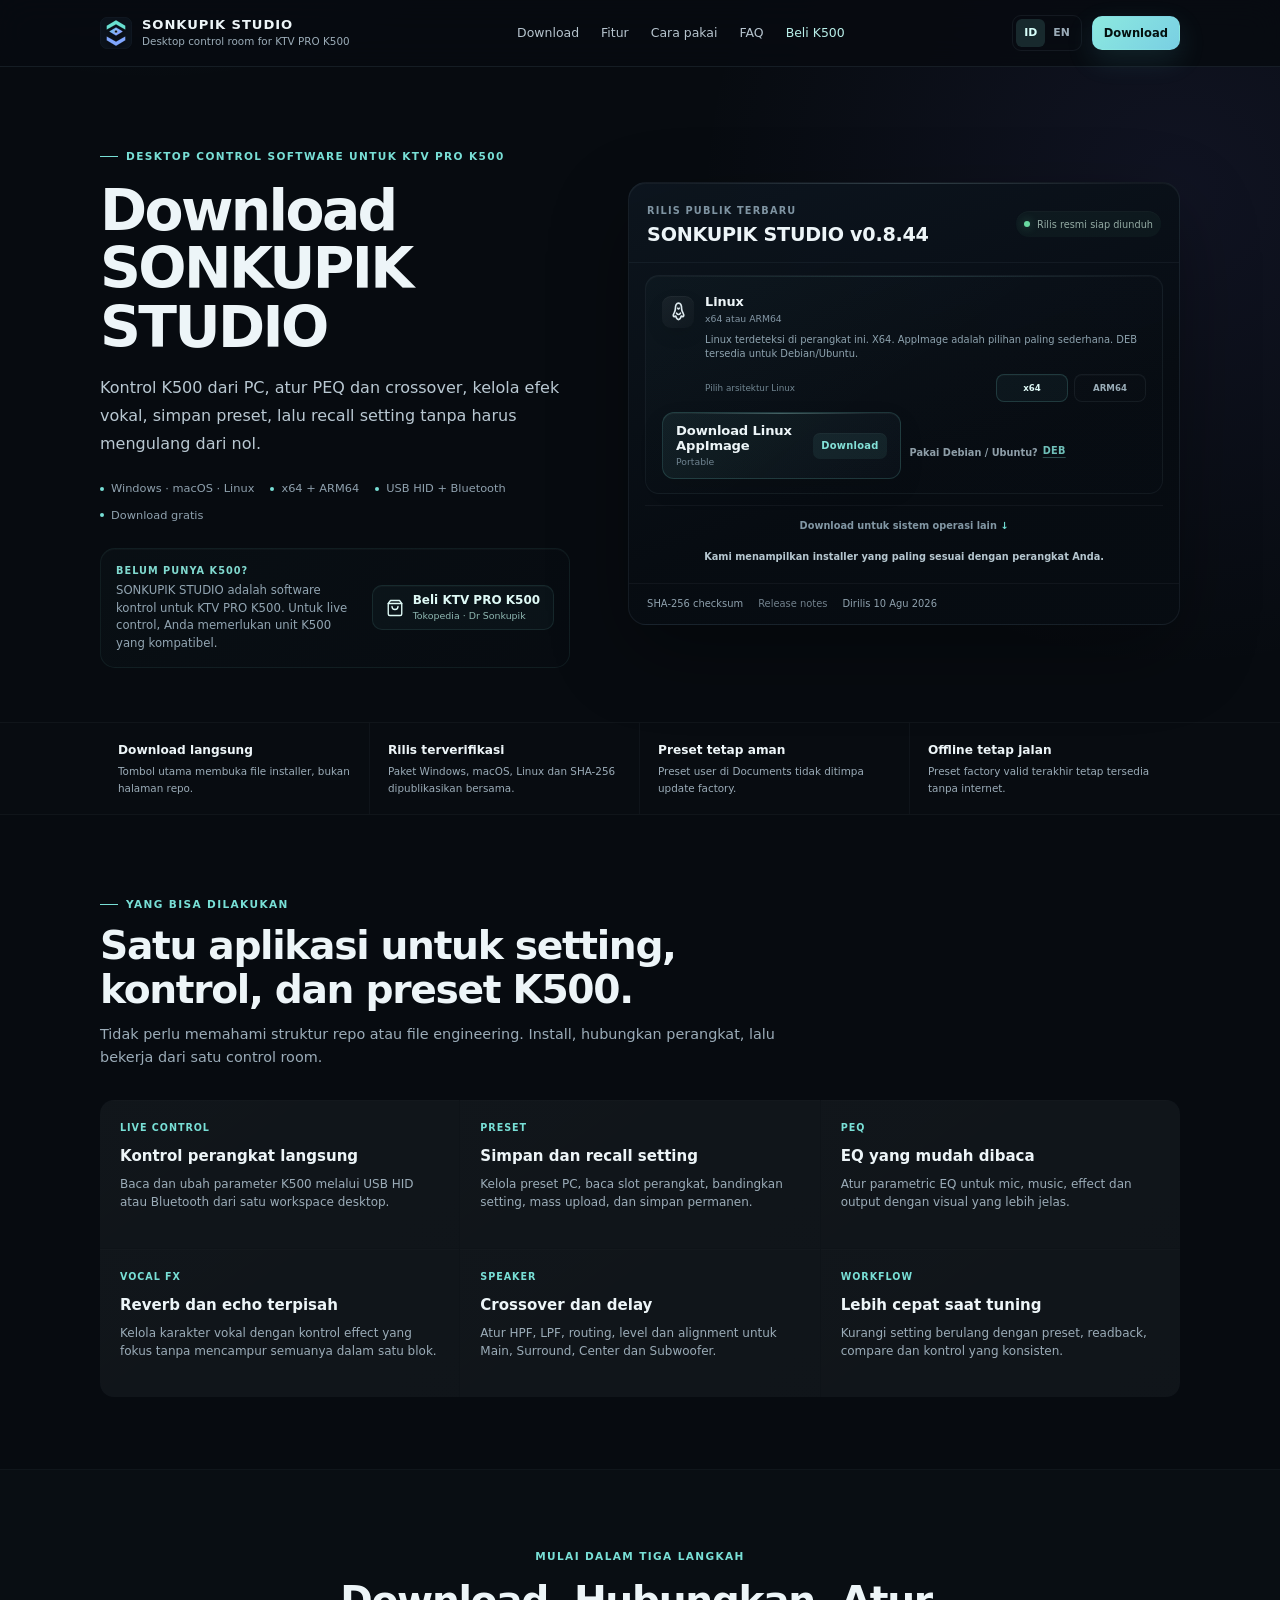
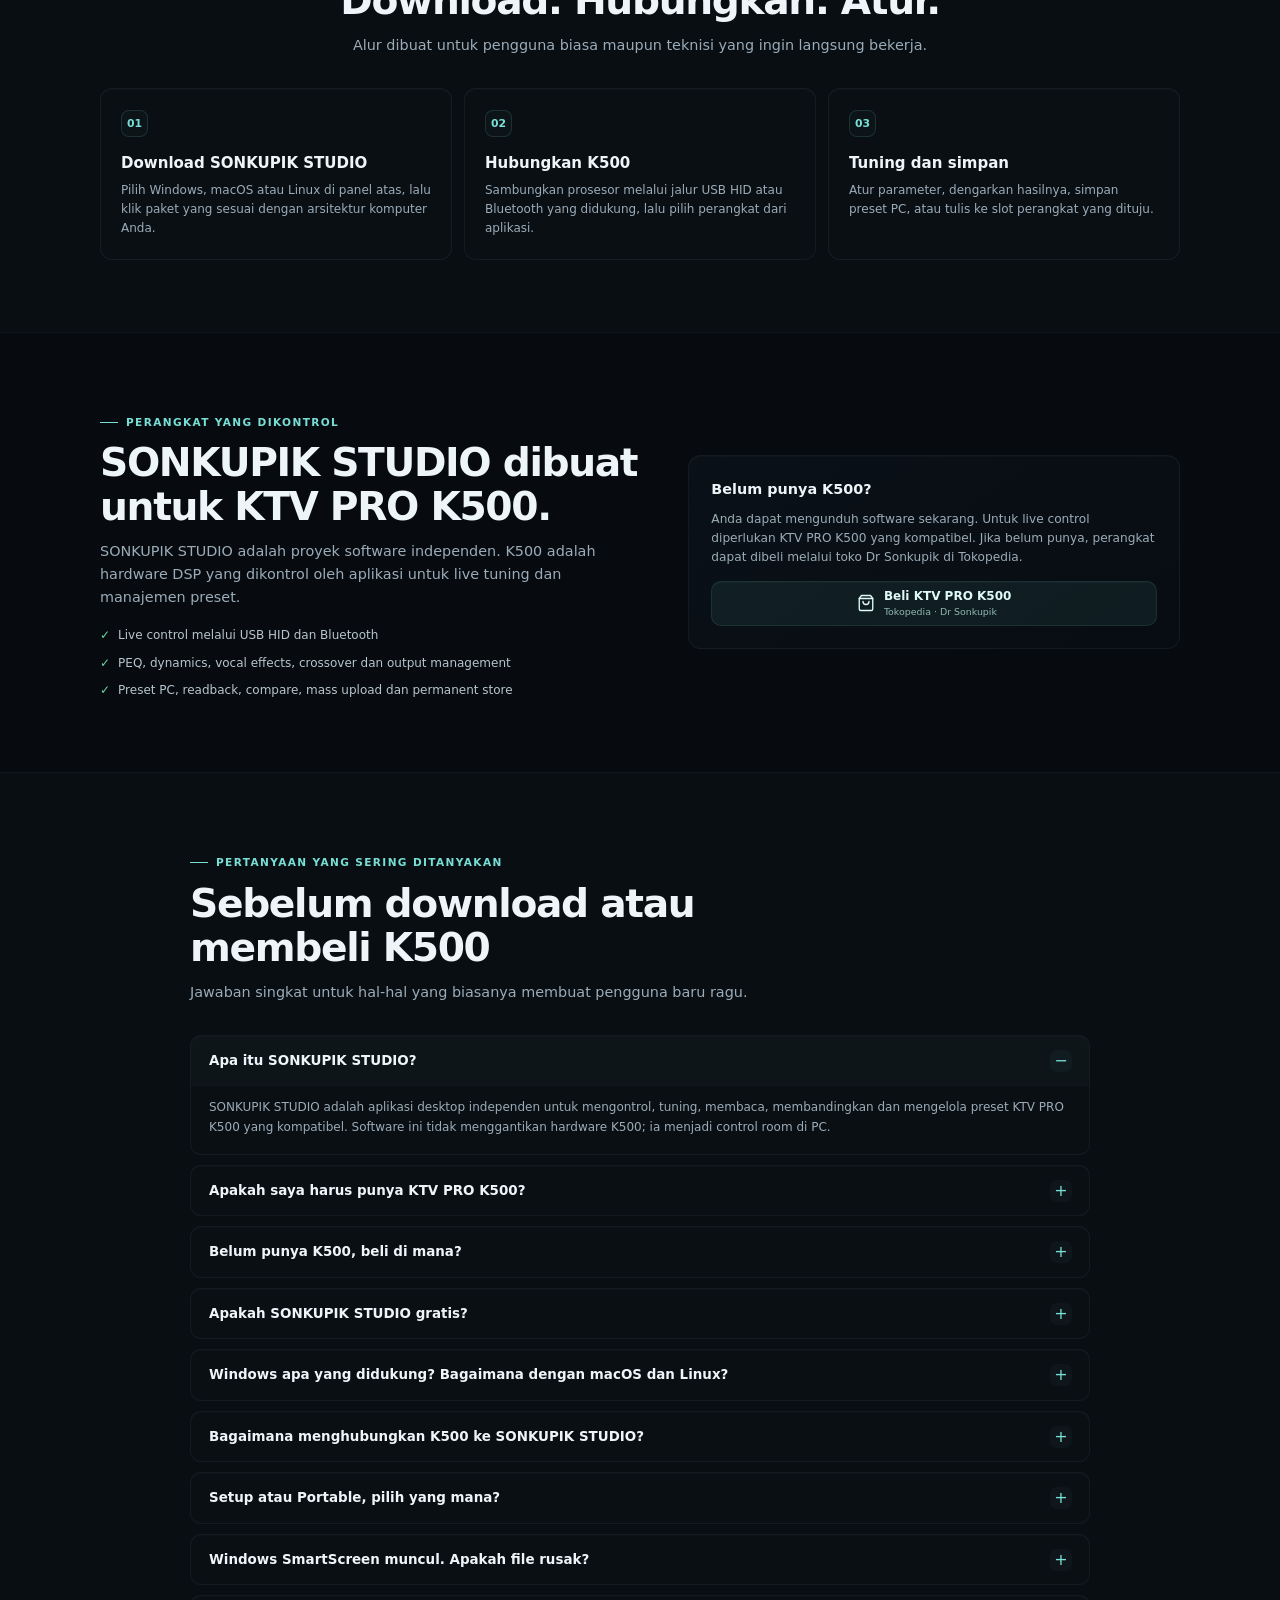
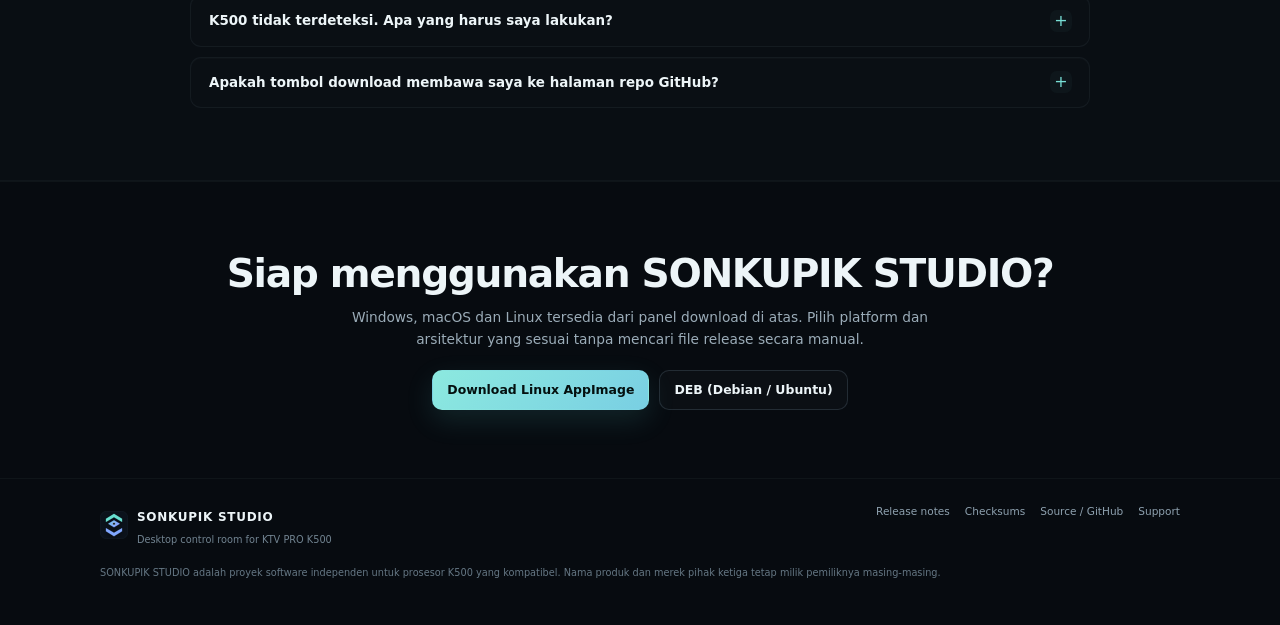
<file: site/index.html>
<!doctype html>
<html lang="id" data-site-root="./">
<head>
  <meta charset="utf-8">
  <meta name="viewport" content="width=device-width,initial-scale=1">
  <title>Download SONKUPIK STUDIO | Windows, macOS &amp; Linux</title>
  <meta name="description" content="Download SONKUPIK STUDIO untuk Windows, macOS Intel/Apple Silicon, dan Linux x64/ARM64. Control room desktop untuk KTV PRO K500.">
  <meta name="robots" content="index,follow,max-image-preview:large,max-snippet:-1,max-video-preview:-1">
  <meta name="author" content="MasArray / Tutorial Mas Ari">
  <meta name="theme-color" content="#070b10">
  <meta name="color-scheme" content="dark">
  <link rel="canonical" href="https://masarray.github.io/sonkupik-studio/">
  <link rel="alternate" hreflang="id" href="https://masarray.github.io/sonkupik-studio/">
  <link rel="alternate" hreflang="en" href="https://masarray.github.io/sonkupik-studio/en/">
  <link rel="alternate" hreflang="x-default" href="https://masarray.github.io/sonkupik-studio/">
  <meta property="og:title" content="Download SONKUPIK STUDIO">
  <meta property="og:description" content="Aplikasi desktop untuk kontrol dan manajemen preset KTV PRO K500. Download installer Windows langsung dari halaman download SONKUPIK STUDIO.">
  <meta property="og:type" content="website">
  <meta property="og:url" content="https://masarray.github.io/sonkupik-studio/">
  <meta property="og:site_name" content="SONKUPIK STUDIO">
  <meta property="og:image" content="https://masarray.github.io/sonkupik-studio/assets/sonkupik-studio-preview.svg">
  <meta property="og:locale" content="id_ID">
  <meta property="og:locale:alternate" content="en_US">
  <meta name="twitter:card" content="summary_large_image">
  <meta name="twitter:title" content="Download SONKUPIK STUDIO">
  <meta name="twitter:description" content="Control room desktop KTV PRO K500 untuk Windows, macOS dan Linux.">
  <meta name="twitter:image" content="https://masarray.github.io/sonkupik-studio/assets/sonkupik-studio-preview.svg">
  <link rel="icon" href="assets/sonkupik-mark.svg" type="image/svg+xml">
  <link rel="manifest" href="site.webmanifest">
  <link rel="stylesheet" href="download.css">
  <link rel="stylesheet" href="polish.css">
  <link rel="stylesheet" href="download-ui.css">
  <script id="software-structured-data" type="application/ld+json">
  {
    "@context":"https://schema.org",
    "@type":"SoftwareApplication",
    "name":"SONKUPIK STUDIO",
    "applicationCategory":"MultimediaApplication",
    "applicationSubCategory":"KTV PRO K500 control and preset management software",
    "operatingSystem":"Windows 10/11 64-bit; macOS Intel/Apple Silicon; Linux x64/ARM64",
    "softwareVersion":"0.8.44",
    "description":"Aplikasi desktop independen untuk kontrol live, preset, PEQ, crossover, dynamics, mixer dan loudspeaker management prosesor karaoke KTV PRO K500 yang kompatibel.",
    "url":"https://masarray.github.io/sonkupik-studio/",
    "downloadUrl":"https://github.com/masarray/sonkupik-studio/releases/download/v0.8.44/SONKUPIK-STUDIO-0.8.44-Setup.exe",
    "releaseNotes":"https://github.com/masarray/sonkupik-studio/releases/tag/v0.8.44",
    "isAccessibleForFree":true,
    "publisher":{"@type":"Organization","name":"MasArray","url":"https://github.com/masarray"}
  }
  </script>
  <script id="faq-structured-data" type="application/ld+json">
  {
    "@context":"https://schema.org",
    "@type":"FAQPage",
    "mainEntity":[
      {"@type":"Question","name":"Apa itu SONKUPIK STUDIO?","acceptedAnswer":{"@type":"Answer","text":"SONKUPIK STUDIO adalah aplikasi desktop independen untuk mengontrol, tuning, membaca, membandingkan dan mengelola preset prosesor KTV PRO K500 yang kompatibel."}},
      {"@type":"Question","name":"Apakah saya harus punya KTV PRO K500?","acceptedAnswer":{"@type":"Answer","text":"Untuk live control perangkat, ya. Aplikasi dapat diunduh tanpa K500, tetapi fungsi baca dan tulis parameter hardware memerlukan unit K500 yang kompatibel."}},
      {"@type":"Question","name":"Belum punya K500, beli di mana?","acceptedAnswer":{"@type":"Answer","text":"KTV PRO K500 dapat dibeli melalui toko Dr Sonkupik di Tokopedia menggunakan tombol Beli KTV PRO K500 pada halaman ini. Harga, stok dan layanan transaksi mengikuti informasi penjual."}},
      {"@type":"Question","name":"Apakah SONKUPIK STUDIO gratis?","acceptedAnswer":{"@type":"Answer","text":"Ya. Paket publik SONKUPIK STUDIO dapat diunduh gratis dari halaman ini."}},
      {"@type":"Question","name":"Windows apa yang didukung?","acceptedAnswer":{"@type":"Answer","text":"v0.8.44 tersedia publik untuk Windows 10/11 x64, macOS Intel/Apple Silicon, dan Linux x64/ARM64. Paket macOS belum Developer ID signed/notarized sehingga Gatekeeper dapat memberi peringatan."}},
      {"@type":"Question","name":"Bagaimana menghubungkan K500?","acceptedAnswer":{"@type":"Answer","text":"Hubungkan K500 melalui jalur USB HID atau Bluetooth yang kompatibel, lalu pilih perangkat dan baca statusnya dari SONKUPIK STUDIO."}},
      {"@type":"Question","name":"Setup atau Portable?","acceptedAnswer":{"@type":"Answer","text":"Setup direkomendasikan untuk pemakaian harian dan startup yang lebih cepat. Portable cocok jika Anda tidak ingin instalasi permanen."}},
      {"@type":"Question","name":"Kenapa Windows SmartScreen bisa muncul?","acceptedAnswer":{"@type":"Answer","text":"Binary Windows saat ini belum code-signed sehingga Windows dapat menampilkan peringatan publisher. SHA-256 disediakan untuk memverifikasi identitas file yang diunduh."}},
      {"@type":"Question","name":"K500 tidak terdeteksi, apa yang harus dilakukan?","acceptedAnswer":{"@type":"Answer","text":"Restart K500 dan komputer, sambungkan ulang melalui USB HID atau Bluetooth yang dimaksud, lalu baca perangkat lagi. Jika masalah tetap terjadi, gunakan panduan Support dengan menyertakan versi aplikasi, Windows dan revisi perangkat."}},
      {"@type":"Question","name":"Apakah tombol download membawa saya ke halaman repo GitHub?","acceptedAnswer":{"@type":"Answer","text":"Tidak. Tombol Setup dan Portable diarahkan langsung ke file rilis. GitHub digunakan sebagai host distribusi, checksums, release notes dan support teknis."}}
    ]
  }
  </script>
  <script src="download.js" defer></script>
</head>
<body>
<a class="skip-link" href="#main">Lewati ke konten utama</a>
<header class="site-header">
  <div class="container nav-shell">
    <a class="brand" href="./" aria-label="Beranda SONKUPIK STUDIO">
      <img src="assets/sonkupik-mark.svg" width="32" height="32" alt="">
      <span class="brand-copy"><strong>SONKUPIK STUDIO</strong><small>Desktop control room for KTV PRO K500</small></span>
    </a>
    <nav class="desktop-nav" aria-label="Navigasi utama">
      <a href="#download">Download</a>
      <a href="#fitur">Fitur</a>
      <a href="#cara-pakai">Cara pakai</a>
      <a href="#faq">FAQ</a>
      <a class="nav-store" data-k500-store-nav href="https://www.tokopedia.com/dr-sonkupik/recording-tech-ktv-pro-k500-karaoke-effect-processor-4-input-6-output-digital-mixer-dengan-equalizer-compressor-anti-feedback-crossover-ktv-pro-k500" target="_blank" rel="noopener noreferrer">Beli K500</a>
    </nav>
    <div class="nav-actions">
      <div class="lang-switch" aria-label="Bahasa">
        <a href="./" lang="id" aria-current="page">ID</a>
        <a href="en/" lang="en">EN</a>
      </div>
      <a class="button primary compact" data-download="setup" href="https://github.com/masarray/sonkupik-studio/releases/download/v0.8.44/SONKUPIK-STUDIO-0.8.44-Setup.exe">Download</a>
    </div>
  </div>
</header>

<main id="main">
<section class="hero" id="download">
  <div class="container hero-grid">
    <div>
      <span class="eyebrow">Desktop control software untuk KTV PRO K500</span>
      <h1>Download<br>SONKUPIK STUDIO</h1>
      <p class="hero-lead">Kontrol K500 dari PC, atur PEQ dan crossover, kelola efek vokal, simpan preset, lalu recall setting tanpa harus mengulang dari nol.</p>
      <ul class="hero-points" aria-label="Ringkasan aplikasi">
        <li>Windows · macOS · Linux</li>
        <li>x64 + ARM64</li>
        <li>USB HID + Bluetooth</li>
        <li>Download gratis</li>
      </ul>
      <div class="hardware-bridge">
        <div class="hardware-bridge-copy">
          <span class="hardware-bridge-kicker">BELUM PUNYA K500?</span>
          <p>SONKUPIK STUDIO adalah software kontrol untuk KTV PRO K500. Untuk live control, Anda memerlukan unit K500 yang kompatibel.</p>
        </div>
        <a class="store-button" data-k500-store href="https://www.tokopedia.com/dr-sonkupik/recording-tech-ktv-pro-k500-karaoke-effect-processor-4-input-6-output-digital-mixer-dengan-equalizer-compressor-anti-feedback-crossover-ktv-pro-k500" target="_blank" rel="noopener noreferrer" aria-label="Beli KTV PRO K500 di Tokopedia Dr Sonkupik">
          <svg class="lucide-store-icon" viewBox="0 0 24 24" aria-hidden="true" fill="none" stroke="currentColor" stroke-width="1.8" stroke-linecap="round" stroke-linejoin="round"><path d="M6 2 3 6v14a2 2 0 0 0 2 2h14a2 2 0 0 0 2-2V6l-3-4Z"/><path d="M3 6h18"/><path d="M16 10a4 4 0 0 1-8 0"/></svg>
          <span class="store-button-copy"><strong>Beli KTV PRO K500</strong><small>Tokopedia · Dr Sonkupik</small></span>
        </a>
      </div>
    </div>

    <aside class="download-panel" aria-label="Download SONKUPIK STUDIO">
      <div class="download-head">
        <div>
          <span class="release-label">Rilis publik terbaru</span>
          <h2>SONKUPIK STUDIO <span data-release-version>v0.8.44</span></h2>
        </div>
        <span class="release-state" data-release-status>Memeriksa rilis SONKUPIK STUDIO…</span>
      </div>

      <div class="direct-download-grid" data-platform-matrix aria-label="Download langsung berdasarkan sistem operasi">
        <article class="download-os-card is-recommended" data-platform-download="windows">
          <div class="download-os-head"><span class="os-icon-shell is-windows"><svg class="platform-icon os-icon is-windows" viewBox="0 0 24 24" aria-hidden="true"><path fill="currentColor" d="M2 3.5 10.5 2v9H2v-7.5Zm9.5-1.7L22 0v11h-10.5V1.8ZM2 12h8.5v9L2 19.5V12Zm9.5 0H22v11l-10.5-1.8V12Z"/></svg></span><div><strong>Windows</strong><span>Windows 10/11 · x64</span></div><small data-group-status="windows">Recommended</small></div>
          <a class="direct-package primary-package" data-download="setup" href="https://github.com/masarray/sonkupik-studio/releases/download/v0.8.44/SONKUPIK-STUDIO-0.8.44-Setup.exe"><span><strong>Windows Setup</strong><small>Installer · <span data-setup-size>100 MB</span></small></span><b>Download</b></a>
          <a class="direct-package" data-download="portable" href="https://github.com/masarray/sonkupik-studio/releases/download/v0.8.44/SONKUPIK-STUDIO-0.8.44-Portable.exe"><span><strong>Portable .exe</strong><small>Tanpa instalasi · <span data-portable-size>100 MB</span></small></span><b>Download</b></a>
        </article>
        <article class="download-os-card" data-platform-download="macos">
          <div class="download-os-head"><span class="os-icon-shell is-apple"><svg class="platform-icon os-icon is-apple" viewBox="0 0 24 24" aria-hidden="true"><path fill="currentColor" d="M17.2 12.4c0-2.7 2.2-4 2.3-4.1-1.2-1.8-3.2-2-3.9-2-1.7-.2-3.2 1-4 1s-2.1-1-3.5-.9c-1.8 0-3.5 1.1-4.4 2.7-1.9 3.2-.5 8 1.3 10.6.9 1.3 2 2.7 3.4 2.6 1.4-.1 1.9-.9 3.6-.9s2.2.9 3.7.9c1.5 0 2.5-1.3 3.4-2.6 1-1.5 1.5-3 1.5-3.1-.1 0-3.4-1.3-3.4-4.2ZM14.5 4.6c.8-1 1.3-2.3 1.2-3.6-1.1 0-2.4.8-3.2 1.7-.7.8-1.3 2.2-1.2 3.4 1.2.1 2.4-.6 3.2-1.5Z"/></svg></span><div><strong>macOS</strong><span>Pilih chip Mac Anda</span></div><small data-group-status="macos">2 pilihan</small></div>
          <a class="direct-package" data-platform-variant="macos-arm64" href="https://github.com/masarray/sonkupik-studio/releases/download/v0.8.44/SONKUPIK-STUDIO-0.8.44-macOS-arm64.dmg"><span><strong>Apple Silicon</strong><small>M-series · ARM64 · DMG · 145 MB</small></span><b>Download</b></a>
          <a class="direct-package" data-platform-variant="macos-x64" href="https://github.com/masarray/sonkupik-studio/releases/download/v0.8.44/SONKUPIK-STUDIO-0.8.44-macOS-x64.dmg"><span><strong>Intel Mac</strong><small>x64 · DMG · 147 MB</small></span><b>Download</b></a>
          <p class="package-warning">Belum Developer ID signed/notarized. macOS Gatekeeper dapat memberi peringatan saat pertama dibuka.</p>
        </article>
        <article class="download-os-card" data-platform-download="linux">
          <div class="download-os-head"><span class="os-icon-shell is-linux"><svg class="platform-icon os-icon is-linux" viewBox="0 0 24 24" aria-hidden="true" fill="none" stroke="currentColor" stroke-width="1.65" stroke-linecap="round" stroke-linejoin="round"><path d="M8.4 9.1c0-4.2 1.3-6.6 3.6-6.6s3.6 2.4 3.6 6.6c0 1.6.6 2.9 1.5 4.4.8 1.4 1.2 2.8.7 3.8-.4.8-1.5.5-2.6-.1-.7 2.4-1.8 4-3.2 4s-2.5-1.6-3.2-4c-1.1.6-2.2.9-2.6.1-.5-1 .1-2.6.8-3.8.8-1.5 1.4-2.8 1.4-4.4Z"/><circle cx="10.6" cy="7.1" r=".45" fill="currentColor" stroke="none"/><circle cx="13.4" cy="7.1" r=".45" fill="currentColor" stroke="none"/><path d="m11.2 8.5.8.6.8-.6"/><path d="M9.8 14c.6.9 1.3 1.4 2.2 1.4s1.6-.5 2.2-1.4"/></svg></span><div><strong>Linux</strong><span>x64 atau ARM64</span></div><small data-group-status="linux">4 paket</small></div>
          <div class="linux-arch-row"><span>x64</span><a class="direct-package compact-package" data-platform-variant="linux-x64-appimage" href="https://github.com/masarray/sonkupik-studio/releases/download/v0.8.44/SONKUPIK-STUDIO-0.8.44-Linux-x64.AppImage"><span><strong>AppImage</strong><small>Portable</small></span><b>Download</b></a><a class="direct-package compact-package" data-platform-variant="linux-x64-deb" href="https://github.com/masarray/sonkupik-studio/releases/download/v0.8.44/SONKUPIK-STUDIO-0.8.44-Linux-x64.deb"><span><strong>DEB</strong><small>Debian / Ubuntu</small></span><b>Download</b></a></div>
          <div class="linux-arch-row"><span>ARM64</span><a class="direct-package compact-package" data-platform-variant="linux-arm64-appimage" href="https://github.com/masarray/sonkupik-studio/releases/download/v0.8.44/SONKUPIK-STUDIO-0.8.44-Linux-arm64.AppImage"><span><strong>AppImage</strong><small>Portable</small></span><b>Download</b></a><a class="direct-package compact-package" data-platform-variant="linux-arm64-deb" href="https://github.com/masarray/sonkupik-studio/releases/download/v0.8.44/SONKUPIK-STUDIO-0.8.44-Linux-arm64.deb"><span><strong>DEB</strong><small>Debian / Ubuntu</small></span><b>Download</b></a></div>
        </article>
      </div>
      <p class="availability-note"><strong>Semua tombol di atas adalah download langsung.</strong> Anda tidak perlu membuka halaman GitHub Release untuk mencari file installer.</p>
      <div class="release-links">
        <a data-download="checksums" href="https://github.com/masarray/sonkupik-studio/releases/download/v0.8.44/SHA256SUMS.txt">SHA-256 checksum</a>
        <a data-release-link href="https://github.com/masarray/sonkupik-studio/releases/tag/v0.8.44">Release notes</a>
        <span data-release-date>Dirilis 10 Agu 2026</span>
      </div>
    </aside>
  </div>
</section>

<section class="trust-strip" aria-label="Kepercayaan distribusi">
  <div class="container trust-grid">
    <div class="trust-item"><strong>Download langsung</strong><span>Tombol utama membuka file installer, bukan halaman repo.</span></div>
    <div class="trust-item"><strong>Rilis terverifikasi</strong><span>Paket Windows, macOS, Linux dan SHA-256 dipublikasikan bersama.</span></div>
    <div class="trust-item"><strong>Preset tetap aman</strong><span>Preset user di Documents tidak ditimpa update factory.</span></div>
    <div class="trust-item"><strong>Offline tetap jalan</strong><span>Preset factory valid terakhir tetap tersedia tanpa internet.</span></div>
  </div>
</section>

<section class="section" id="fitur">
  <div class="container">
    <div class="section-heading">
      <span class="eyebrow">Yang bisa dilakukan</span>
      <h2>Satu aplikasi untuk setting, kontrol, dan preset K500.</h2>
      <p class="section-lead">Tidak perlu memahami struktur repo atau file engineering. Install, hubungkan perangkat, lalu bekerja dari satu control room.</p>
    </div>
    <div class="feature-grid">
      <article class="feature"><span class="feature-kicker">LIVE CONTROL</span><h3>Kontrol perangkat langsung</h3><p>Baca dan ubah parameter K500 melalui USB HID atau Bluetooth dari satu workspace desktop.</p></article>
      <article class="feature"><span class="feature-kicker">PRESET</span><h3>Simpan dan recall setting</h3><p>Kelola preset PC, baca slot perangkat, bandingkan setting, mass upload, dan simpan permanen.</p></article>
      <article class="feature"><span class="feature-kicker">PEQ</span><h3>EQ yang mudah dibaca</h3><p>Atur parametric EQ untuk mic, music, effect dan output dengan visual yang lebih jelas.</p></article>
      <article class="feature"><span class="feature-kicker">VOCAL FX</span><h3>Reverb dan echo terpisah</h3><p>Kelola karakter vokal dengan kontrol effect yang fokus tanpa mencampur semuanya dalam satu blok.</p></article>
      <article class="feature"><span class="feature-kicker">SPEAKER</span><h3>Crossover dan delay</h3><p>Atur HPF, LPF, routing, level dan alignment untuk Main, Surround, Center dan Subwoofer.</p></article>
      <article class="feature"><span class="feature-kicker">WORKFLOW</span><h3>Lebih cepat saat tuning</h3><p>Kurangi setting berulang dengan preset, readback, compare dan kontrol yang konsisten.</p></article>
    </div>
  </div>
</section>

<section class="section alt" id="cara-pakai">
  <div class="container">
    <div class="section-heading centered">
      <span class="eyebrow">Mulai dalam tiga langkah</span>
      <h2>Download. Hubungkan. Atur.</h2>
      <p class="section-lead">Alur dibuat untuk pengguna biasa maupun teknisi yang ingin langsung bekerja.</p>
    </div>
    <div class="steps">
      <article class="step"><span class="step-num">01</span><h3>Download SONKUPIK STUDIO</h3><p>Pilih Windows, macOS atau Linux di panel atas, lalu klik paket yang sesuai dengan arsitektur komputer Anda.</p></article>
      <article class="step"><span class="step-num">02</span><h3>Hubungkan K500</h3><p>Sambungkan prosesor melalui jalur USB HID atau Bluetooth yang didukung, lalu pilih perangkat dari aplikasi.</p></article>
      <article class="step"><span class="step-num">03</span><h3>Tuning dan simpan</h3><p>Atur parameter, dengarkan hasilnya, simpan preset PC, atau tulis ke slot perangkat yang dituju.</p></article>
    </div>
  </div>
</section>

<section class="section" id="k500">
  <div class="container device-section">
    <div>
      <span class="eyebrow">Perangkat yang dikontrol</span>
      <h2>SONKUPIK STUDIO dibuat untuk KTV PRO K500.</h2>
      <p class="section-lead">SONKUPIK STUDIO adalah proyek software independen. K500 adalah hardware DSP yang dikontrol oleh aplikasi untuk live tuning dan manajemen preset.</p>
      <ul class="compat-list">
        <li>Live control melalui USB HID dan Bluetooth</li>
        <li>PEQ, dynamics, vocal effects, crossover dan output management</li>
        <li>Preset PC, readback, compare, mass upload dan permanent store</li>
      </ul>
    </div>
    <aside class="device-note">
      <strong>Belum punya K500?</strong>
      <p>Anda dapat mengunduh software sekarang. Untuk live control diperlukan KTV PRO K500 yang kompatibel. Jika belum punya, perangkat dapat dibeli melalui toko Dr Sonkupik di Tokopedia.</p>
      <a class="store-button" data-k500-store-secondary href="https://www.tokopedia.com/dr-sonkupik/recording-tech-ktv-pro-k500-karaoke-effect-processor-4-input-6-output-digital-mixer-dengan-equalizer-compressor-anti-feedback-crossover-ktv-pro-k500" target="_blank" rel="noopener noreferrer" aria-label="Beli KTV PRO K500 di Tokopedia Dr Sonkupik">
        <svg class="lucide-store-icon" viewBox="0 0 24 24" aria-hidden="true" fill="none" stroke="currentColor" stroke-width="1.8" stroke-linecap="round" stroke-linejoin="round"><path d="M6 2 3 6v14a2 2 0 0 0 2 2h14a2 2 0 0 0 2-2V6l-3-4Z"/><path d="M3 6h18"/><path d="M16 10a4 4 0 0 1-8 0"/></svg>
        <span class="store-button-copy"><strong>Beli KTV PRO K500</strong><small>Tokopedia · Dr Sonkupik</small></span>
      </a>
    </aside>
  </div>
</section>

<section class="section alt" id="faq">
  <div class="container faq-shell">
    <div class="section-heading"><span class="eyebrow">Pertanyaan yang sering ditanyakan</span><h2>Sebelum download atau membeli K500</h2><p class="section-lead">Jawaban singkat untuk hal-hal yang biasanya membuat pengguna baru ragu.</p></div>
    <div class="faq">
      <details class="faq-item" open><summary>Apa itu SONKUPIK STUDIO?</summary><div class="faq-answer"><p>SONKUPIK STUDIO adalah aplikasi desktop independen untuk mengontrol, tuning, membaca, membandingkan dan mengelola preset KTV PRO K500 yang kompatibel. Software ini tidak menggantikan hardware K500; ia menjadi control room di PC.</p></div></details>
      <details class="faq-item"><summary>Apakah saya harus punya KTV PRO K500?</summary><div class="faq-answer"><p>Untuk live control perangkat, ya. Anda boleh mengunduh aplikasi tanpa K500, tetapi fungsi baca/tulis parameter hardware memerlukan unit K500 yang kompatibel.</p></div></details>
      <details class="faq-item"><summary>Belum punya K500, beli di mana?</summary><div class="faq-answer"><p>Gunakan tombol <strong>Beli KTV PRO K500</strong> di halaman ini untuk membuka listing Dr Sonkupik di Tokopedia. Harga, stok, varian, garansi dan layanan transaksi mengikuti informasi terbaru dari penjual.</p><a class="faq-link" href="https://www.tokopedia.com/dr-sonkupik/recording-tech-ktv-pro-k500-karaoke-effect-processor-4-input-6-output-digital-mixer-dengan-equalizer-compressor-anti-feedback-crossover-ktv-pro-k500" target="_blank" rel="noopener noreferrer">Buka Tokopedia →</a></div></details>
      <details class="faq-item"><summary>Apakah SONKUPIK STUDIO gratis?</summary><div class="faq-answer"><p>Ya. Paket publik SONKUPIK STUDIO dapat diunduh gratis dari halaman ini. Semua tombol Windows, macOS dan Linux mengarah langsung ke file paket resmi.</p></div></details>
      <details class="faq-item"><summary>Windows apa yang didukung? Bagaimana dengan macOS dan Linux?</summary><div class="faq-answer"><p>v0.8.44 tersedia publik untuk Windows 10/11 x64, macOS Intel/Apple Silicon, dan Linux x64/ARM64. DMG macOS belum signed/notarized dan dapat memicu Gatekeeper; build Mac/Linux telah melewati verifikasi CI.</p></div></details>
      <details class="faq-item"><summary>Bagaimana menghubungkan K500 ke SONKUPIK STUDIO?</summary><div class="faq-answer"><p>Hubungkan K500 melalui USB HID atau Bluetooth yang kompatibel, lalu pilih perangkat dan baca statusnya dari aplikasi. Dukungan aktual dapat berbeda menurut revisi hardware, firmware dan konfigurasi Windows.</p></div></details>
      <details class="faq-item"><summary>Setup atau Portable, pilih yang mana?</summary><div class="faq-answer"><p><strong>Setup</strong> direkomendasikan untuk pemakaian harian dan startup lebih cepat. <strong>Portable</strong> cocok jika Anda tidak ingin instalasi permanen atau ingin menjalankan aplikasi dari lokasi yang fleksibel.</p></div></details>
      <details class="faq-item"><summary>Windows SmartScreen muncul. Apakah file rusak?</summary><div class="faq-answer"><p>Tidak otomatis berarti file rusak. Binary Windows saat ini belum code-signed sehingga Windows dapat menampilkan peringatan publisher. Gunakan <a class="faq-link" data-download="checksums" href="https://github.com/masarray/sonkupik-studio/releases/download/v0.8.44/SHA256SUMS.txt">SHA-256 checksum</a> dari release yang sama untuk memverifikasi file yang Anda unduh.</p></div></details>
      <details class="faq-item"><summary>K500 tidak terdeteksi. Apa yang harus saya lakukan?</summary><div class="faq-answer"><p>Restart K500 dan komputer, sambungkan ulang melalui USB HID atau Bluetooth yang dimaksud, lalu baca perangkat lagi. Jika masih gagal, catat versi SONKUPIK STUDIO, versi Windows, revisi K500 dan jalur koneksinya.</p><a class="faq-link" href="https://github.com/masarray/sonkupik-studio/blob/main/SUPPORT.md">Buka panduan Support →</a></div></details>
      <details class="faq-item"><summary>Apakah tombol download membawa saya ke halaman repo GitHub?</summary><div class="faq-answer"><p>Tidak. Semua tombol Windows, macOS dan Linux diarahkan langsung ke file paket rilis. GitHub hanya dipakai di belakang layar sebagai host distribusi, checksums, release notes, source dan support teknis.</p></div></details>
    </div>
  </div>
</section>

<section class="final-download">
  <div class="container">
    <h2>Siap menggunakan SONKUPIK STUDIO?</h2>
    <p>Windows, macOS dan Linux tersedia dari panel download di atas. Pilih platform dan arsitektur yang sesuai tanpa mencari file release secara manual.</p>
    <div class="final-actions">
      <a class="button primary" data-download="setup" href="https://github.com/masarray/sonkupik-studio/releases/download/v0.8.44/SONKUPIK-STUDIO-0.8.44-Setup.exe">Download Windows</a>
      <a class="button" data-download="portable" href="https://github.com/masarray/sonkupik-studio/releases/download/v0.8.44/SONKUPIK-STUDIO-0.8.44-Portable.exe">Portable .exe</a>
    </div>
  </div>
</section>
</main>

<footer class="site-footer">
  <div class="container">
    <div class="footer-grid">
      <div class="footer-brand"><img src="assets/sonkupik-mark.svg" alt=""><span><strong>SONKUPIK STUDIO</strong><small>Desktop control room for KTV PRO K500</small></span></div>
      <div class="footer-links"><a data-release-link href="https://github.com/masarray/sonkupik-studio/releases/latest">Release notes</a><a data-download="checksums" href="https://github.com/masarray/sonkupik-studio/releases/download/v0.8.44/SHA256SUMS.txt">Checksums</a><a href="https://github.com/masarray/sonkupik-studio">Source / GitHub</a><a href="https://github.com/masarray/sonkupik-studio/blob/main/SUPPORT.md">Support</a></div>
    </div>
    <p class="legal-note">SONKUPIK STUDIO adalah proyek software independen untuk prosesor K500 yang kompatibel. Nama produk dan merek pihak ketiga tetap milik pemiliknya masing-masing.</p>
  </div>
</footer>
</body>
</html>
</file>
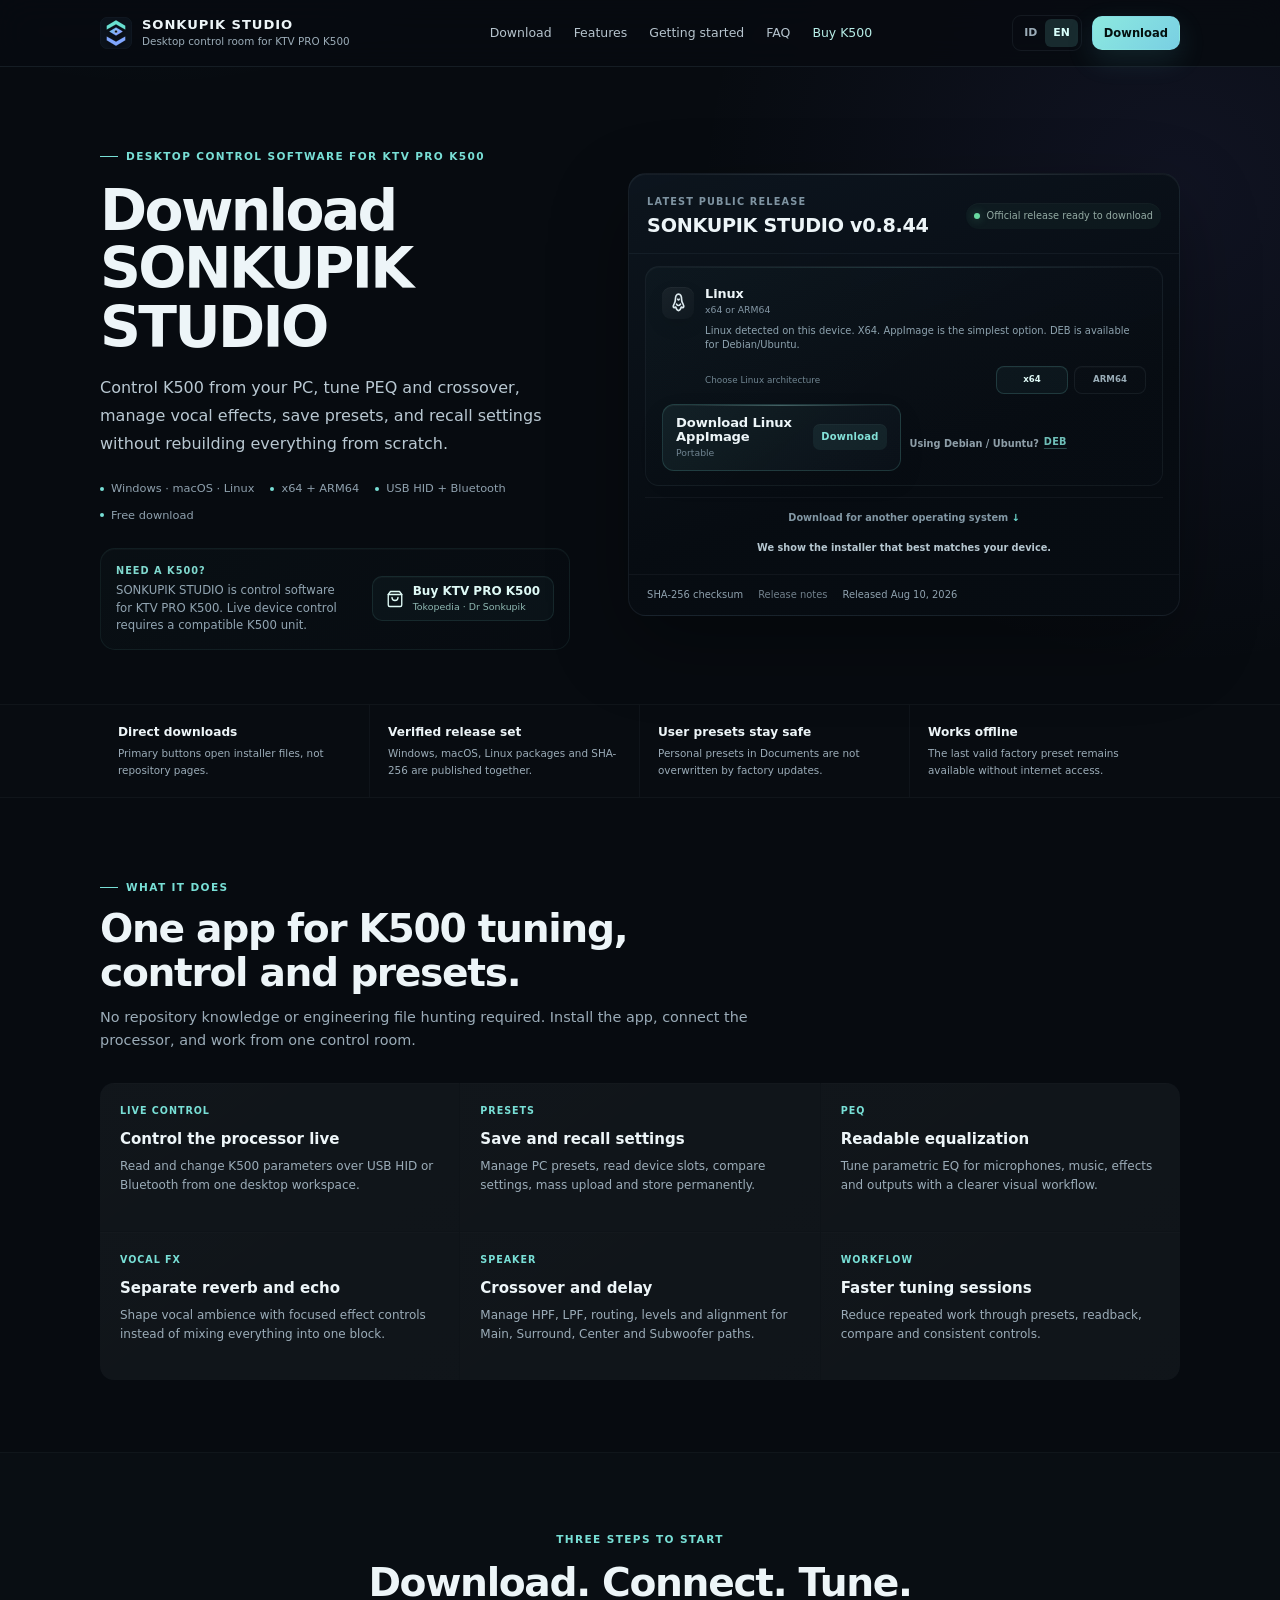
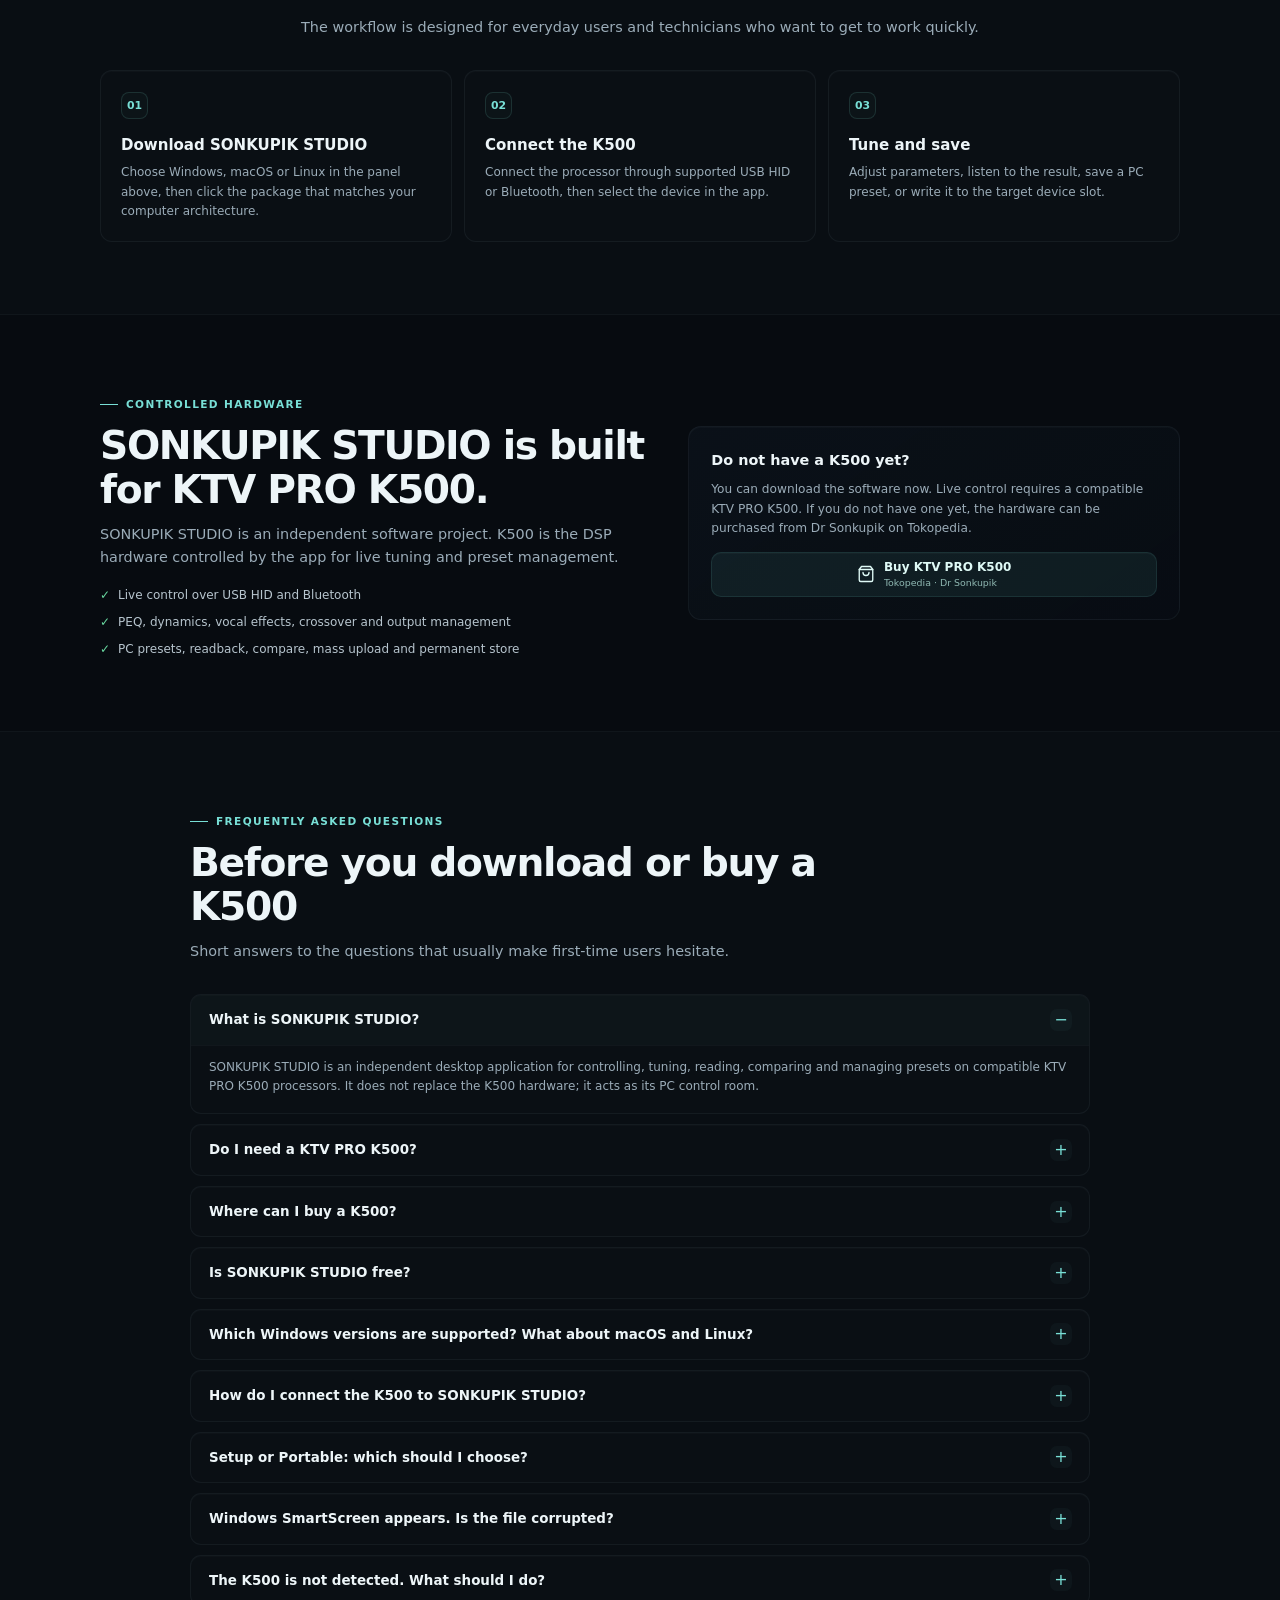
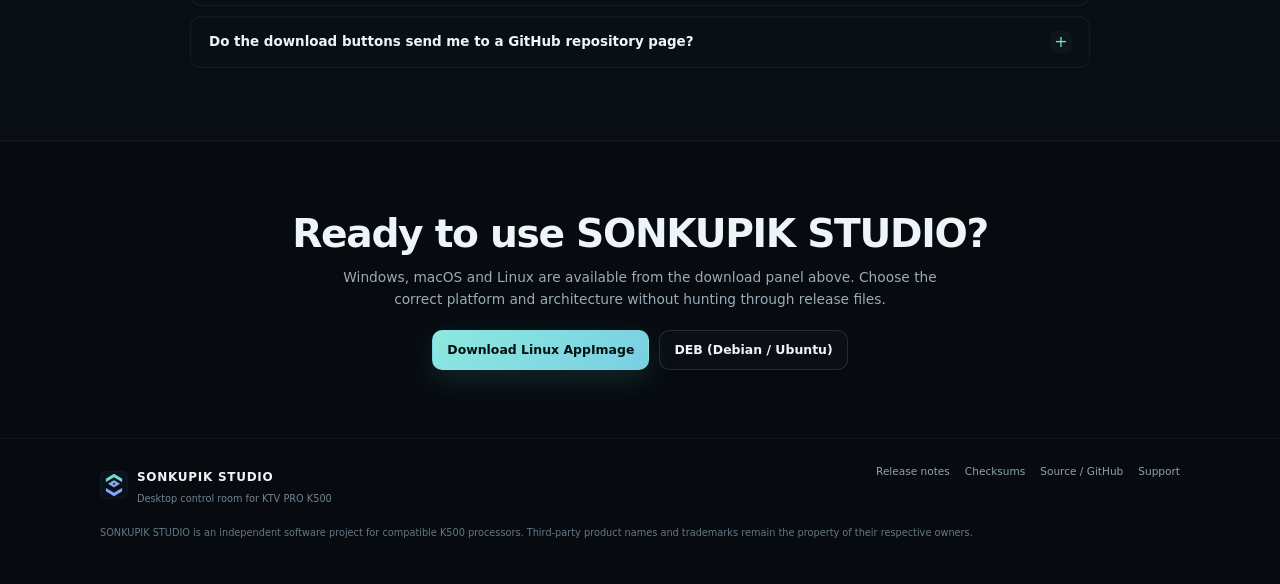
<file: site/en/index.html>
<!doctype html>
<html lang="en" data-site-root="../">
<head>
  <meta charset="utf-8">
  <meta name="viewport" content="width=device-width,initial-scale=1">
  <title>Download SONKUPIK STUDIO | Windows, macOS &amp; Linux</title>
  <meta name="description" content="Download SONKUPIK STUDIO for Windows, macOS Intel/Apple Silicon, and Linux x64/ARM64. Desktop control room for KTV PRO K500.">
  <meta name="robots" content="index,follow,max-image-preview:large,max-snippet:-1,max-video-preview:-1">
  <meta name="author" content="MasArray / Tutorial Mas Ari">
  <meta name="theme-color" content="#070b10">
  <meta name="color-scheme" content="dark">
  <link rel="canonical" href="https://masarray.github.io/sonkupik-studio/en/">
  <link rel="alternate" hreflang="id" href="https://masarray.github.io/sonkupik-studio/">
  <link rel="alternate" hreflang="en" href="https://masarray.github.io/sonkupik-studio/en/">
  <link rel="alternate" hreflang="x-default" href="https://masarray.github.io/sonkupik-studio/">
  <meta property="og:title" content="Download SONKUPIK STUDIO">
  <meta property="og:description" content="Desktop control and preset-management app for KTV PRO K500. Download the Windows installer directly from the SONKUPIK STUDIO download page.">
  <meta property="og:type" content="website">
  <meta property="og:url" content="https://masarray.github.io/sonkupik-studio/en/">
  <meta property="og:site_name" content="SONKUPIK STUDIO">
  <meta property="og:image" content="https://masarray.github.io/sonkupik-studio/assets/sonkupik-studio-preview.svg">
  <meta property="og:locale" content="en_US">
  <meta property="og:locale:alternate" content="id_ID">
  <meta name="twitter:card" content="summary_large_image">
  <meta name="twitter:title" content="Download SONKUPIK STUDIO">
  <meta name="twitter:description" content="KTV PRO K500 desktop control room for Windows, macOS and Linux.">
  <meta name="twitter:image" content="https://masarray.github.io/sonkupik-studio/assets/sonkupik-studio-preview.svg">
  <link rel="icon" href="../assets/sonkupik-mark.svg" type="image/svg+xml">
  <link rel="manifest" href="../site.webmanifest">
  <link rel="stylesheet" href="../download.css">
  <link rel="stylesheet" href="../polish.css">
  <link rel="stylesheet" href="../download-ui.css">
  <script id="software-structured-data" type="application/ld+json">
  {
    "@context":"https://schema.org",
    "@type":"SoftwareApplication",
    "name":"SONKUPIK STUDIO",
    "applicationCategory":"MultimediaApplication",
    "applicationSubCategory":"KTV PRO K500 control and preset management software",
    "operatingSystem":"Windows 10/11 64-bit; macOS Intel/Apple Silicon; Linux x64/ARM64",
    "softwareVersion":"0.8.44",
    "description":"Independent desktop application for live control, presets, PEQ, crossover, dynamics, mixer and loudspeaker management on compatible KTV PRO K500 karaoke processors.",
    "url":"https://masarray.github.io/sonkupik-studio/en/",
    "downloadUrl":"https://github.com/masarray/sonkupik-studio/releases/download/v0.8.44/SONKUPIK-STUDIO-0.8.44-Setup.exe",
    "releaseNotes":"https://github.com/masarray/sonkupik-studio/releases/tag/v0.8.44",
    "isAccessibleForFree":true,
    "publisher":{"@type":"Organization","name":"MasArray","url":"https://github.com/masarray"}
  }
  </script>
  <script id="faq-structured-data" type="application/ld+json">
  {
    "@context":"https://schema.org",
    "@type":"FAQPage",
    "mainEntity":[
      {"@type":"Question","name":"What is SONKUPIK STUDIO?","acceptedAnswer":{"@type":"Answer","text":"SONKUPIK STUDIO is an independent desktop application for controlling, tuning, reading, comparing and managing presets on compatible KTV PRO K500 processors."}},
      {"@type":"Question","name":"Do I need a KTV PRO K500?","acceptedAnswer":{"@type":"Answer","text":"Yes for live device control. You may download the app without a K500, but reading and writing hardware parameters requires a compatible K500 unit."}},
      {"@type":"Question","name":"Where can I buy a K500?","acceptedAnswer":{"@type":"Answer","text":"Use the Buy KTV PRO K500 button on this page to open the Dr Sonkupik listing on Tokopedia. Pricing, stock and transaction services follow the seller's current information."}},
      {"@type":"Question","name":"Is SONKUPIK STUDIO free?","acceptedAnswer":{"@type":"Answer","text":"Yes. The public SONKUPIK STUDIO packages can be downloaded free from this page."}},
      {"@type":"Question","name":"Which Windows versions are supported?","acceptedAnswer":{"@type":"Answer","text":"v0.8.44 is public for Windows 10/11 x64, macOS Intel/Apple Silicon, and Linux x64/ARM64. macOS DMGs are not Developer ID signed/notarized yet, so Gatekeeper may warn."}},
      {"@type":"Question","name":"How do I connect the K500?","acceptedAnswer":{"@type":"Answer","text":"Connect the K500 through a compatible USB HID or Bluetooth path, then select the device and read its state from SONKUPIK STUDIO."}},
      {"@type":"Question","name":"Setup or Portable?","acceptedAnswer":{"@type":"Answer","text":"Setup is recommended for everyday use and faster startup. Portable is useful when you do not want a permanent installation."}},
      {"@type":"Question","name":"Why can Windows SmartScreen appear?","acceptedAnswer":{"@type":"Answer","text":"The current Windows binaries are not code-signed, so Windows can show a publisher warning. SHA-256 checksums are provided to verify the identity of downloaded files."}},
      {"@type":"Question","name":"What should I do if the K500 is not detected?","acceptedAnswer":{"@type":"Answer","text":"Restart the K500 and Windows computer, reconnect through the intended USB HID or Bluetooth path, then read the device again. If the problem remains, follow the Support guide and include app version, Windows version and device revision."}},
      {"@type":"Question","name":"Do the download buttons send me to a GitHub repository page?","acceptedAnswer":{"@type":"Answer","text":"No. Setup and Portable buttons point directly to release files. GitHub is used as the distribution host for checksums, release notes, source and technical support."}}
    ]
  }
  </script>
  <script src="../download.js" defer></script>
</head>
<body>
<a class="skip-link" href="#main">Skip to main content</a>
<header class="site-header">
  <div class="container nav-shell">
    <a class="brand" href="../" aria-label="SONKUPIK STUDIO home">
      <img src="../assets/sonkupik-mark.svg" width="32" height="32" alt="">
      <span class="brand-copy"><strong>SONKUPIK STUDIO</strong><small>Desktop control room for KTV PRO K500</small></span>
    </a>
    <nav class="desktop-nav" aria-label="Main navigation">
      <a href="#download">Download</a>
      <a href="#features">Features</a>
      <a href="#getting-started">Getting started</a>
      <a href="#faq">FAQ</a>
      <a class="nav-store" data-k500-store-nav href="https://www.tokopedia.com/dr-sonkupik/recording-tech-ktv-pro-k500-karaoke-effect-processor-4-input-6-output-digital-mixer-dengan-equalizer-compressor-anti-feedback-crossover-ktv-pro-k500" target="_blank" rel="noopener noreferrer">Buy K500</a>
    </nav>
    <div class="nav-actions">
      <div class="lang-switch" aria-label="Language">
        <a href="../" lang="id">ID</a>
        <a href="./" lang="en" aria-current="page">EN</a>
      </div>
      <a class="button primary compact" data-download="setup" href="https://github.com/masarray/sonkupik-studio/releases/download/v0.8.44/SONKUPIK-STUDIO-0.8.44-Setup.exe">Download</a>
    </div>
  </div>
</header>

<main id="main">
<section class="hero" id="download">
  <div class="container hero-grid">
    <div>
      <span class="eyebrow">Desktop control software for KTV PRO K500</span>
      <h1>Download<br>SONKUPIK STUDIO</h1>
      <p class="hero-lead">Control K500 from your PC, tune PEQ and crossover, manage vocal effects, save presets, and recall settings without rebuilding everything from scratch.</p>
      <ul class="hero-points" aria-label="Application summary">
        <li>Windows · macOS · Linux</li>
        <li>x64 + ARM64</li>
        <li>USB HID + Bluetooth</li>
        <li>Free download</li>
      </ul>
      <div class="hardware-bridge">
        <div class="hardware-bridge-copy">
          <span class="hardware-bridge-kicker">NEED A K500?</span>
          <p>SONKUPIK STUDIO is control software for KTV PRO K500. Live device control requires a compatible K500 unit.</p>
        </div>
        <a class="store-button" data-k500-store href="https://www.tokopedia.com/dr-sonkupik/recording-tech-ktv-pro-k500-karaoke-effect-processor-4-input-6-output-digital-mixer-dengan-equalizer-compressor-anti-feedback-crossover-ktv-pro-k500" target="_blank" rel="noopener noreferrer" aria-label="Buy KTV PRO K500 on Tokopedia from Dr Sonkupik">
          <svg class="lucide-store-icon" viewBox="0 0 24 24" aria-hidden="true" fill="none" stroke="currentColor" stroke-width="1.8" stroke-linecap="round" stroke-linejoin="round"><path d="M6 2 3 6v14a2 2 0 0 0 2 2h14a2 2 0 0 0 2-2V6l-3-4Z"/><path d="M3 6h18"/><path d="M16 10a4 4 0 0 1-8 0"/></svg>
          <span class="store-button-copy"><strong>Buy KTV PRO K500</strong><small>Tokopedia · Dr Sonkupik</small></span>
        </a>
      </div>
    </div>

    <aside class="download-panel" aria-label="Download SONKUPIK STUDIO">
      <div class="download-head">
        <div>
          <span class="release-label">Latest public release</span>
          <h2>SONKUPIK STUDIO <span data-release-version>v0.8.44</span></h2>
        </div>
        <span class="release-state" data-release-status>Checking SONKUPIK STUDIO release…</span>
      </div>

      <div class="direct-download-grid" data-platform-matrix aria-label="Direct downloads by operating system">
        <article class="download-os-card is-recommended" data-platform-download="windows">
          <div class="download-os-head"><span class="os-icon-shell is-windows"><svg class="platform-icon os-icon is-windows" viewBox="0 0 24 24" aria-hidden="true"><path fill="currentColor" d="M2 3.5 10.5 2v9H2v-7.5Zm9.5-1.7L22 0v11h-10.5V1.8ZM2 12h8.5v9L2 19.5V12Zm9.5 0H22v11l-10.5-1.8V12Z"/></svg></span><div><strong>Windows</strong><span>Windows 10/11 · x64</span></div><small data-group-status="windows">Recommended</small></div>
          <a class="direct-package primary-package" data-download="setup" href="https://github.com/masarray/sonkupik-studio/releases/download/v0.8.44/SONKUPIK-STUDIO-0.8.44-Setup.exe"><span><strong>Windows Setup</strong><small>Installer · <span data-setup-size>100 MB</span></small></span><b>Download</b></a>
          <a class="direct-package" data-download="portable" href="https://github.com/masarray/sonkupik-studio/releases/download/v0.8.44/SONKUPIK-STUDIO-0.8.44-Portable.exe"><span><strong>Portable .exe</strong><small>No installation · <span data-portable-size>100 MB</span></small></span><b>Download</b></a>
        </article>
        <article class="download-os-card" data-platform-download="macos">
          <div class="download-os-head"><span class="os-icon-shell is-apple"><svg class="platform-icon os-icon is-apple" viewBox="0 0 24 24" aria-hidden="true"><path fill="currentColor" d="M17.2 12.4c0-2.7 2.2-4 2.3-4.1-1.2-1.8-3.2-2-3.9-2-1.7-.2-3.2 1-4 1s-2.1-1-3.5-.9c-1.8 0-3.5 1.1-4.4 2.7-1.9 3.2-.5 8 1.3 10.6.9 1.3 2 2.7 3.4 2.6 1.4-.1 1.9-.9 3.6-.9s2.2.9 3.7.9c1.5 0 2.5-1.3 3.4-2.6 1-1.5 1.5-3 1.5-3.1-.1 0-3.4-1.3-3.4-4.2ZM14.5 4.6c.8-1 1.3-2.3 1.2-3.6-1.1 0-2.4.8-3.2 1.7-.7.8-1.3 2.2-1.2 3.4 1.2.1 2.4-.6 3.2-1.5Z"/></svg></span><div><strong>macOS</strong><span>Choose your Mac chip</span></div><small data-group-status="macos">2 choices</small></div>
          <a class="direct-package" data-platform-variant="macos-arm64" href="https://github.com/masarray/sonkupik-studio/releases/download/v0.8.44/SONKUPIK-STUDIO-0.8.44-macOS-arm64.dmg"><span><strong>Apple Silicon</strong><small>M-series · ARM64 · DMG · 145 MB</small></span><b>Download</b></a>
          <a class="direct-package" data-platform-variant="macos-x64" href="https://github.com/masarray/sonkupik-studio/releases/download/v0.8.44/SONKUPIK-STUDIO-0.8.44-macOS-x64.dmg"><span><strong>Intel Mac</strong><small>x64 · DMG · 147 MB</small></span><b>Download</b></a>
          <p class="package-warning">Not Developer ID signed/notarized yet. macOS Gatekeeper may warn on first launch.</p>
        </article>
        <article class="download-os-card" data-platform-download="linux">
          <div class="download-os-head"><span class="os-icon-shell is-linux"><svg class="platform-icon os-icon is-linux" viewBox="0 0 24 24" aria-hidden="true" fill="none" stroke="currentColor" stroke-width="1.65" stroke-linecap="round" stroke-linejoin="round"><path d="M8.4 9.1c0-4.2 1.3-6.6 3.6-6.6s3.6 2.4 3.6 6.6c0 1.6.6 2.9 1.5 4.4.8 1.4 1.2 2.8.7 3.8-.4.8-1.5.5-2.6-.1-.7 2.4-1.8 4-3.2 4s-2.5-1.6-3.2-4c-1.1.6-2.2.9-2.6.1-.5-1 .1-2.6.8-3.8.8-1.5 1.4-2.8 1.4-4.4Z"/><circle cx="10.6" cy="7.1" r=".45" fill="currentColor" stroke="none"/><circle cx="13.4" cy="7.1" r=".45" fill="currentColor" stroke="none"/><path d="m11.2 8.5.8.6.8-.6"/><path d="M9.8 14c.6.9 1.3 1.4 2.2 1.4s1.6-.5 2.2-1.4"/></svg></span><div><strong>Linux</strong><span>x64 or ARM64</span></div><small data-group-status="linux">4 packages</small></div>
          <div class="linux-arch-row"><span>x64</span><a class="direct-package compact-package" data-platform-variant="linux-x64-appimage" href="https://github.com/masarray/sonkupik-studio/releases/download/v0.8.44/SONKUPIK-STUDIO-0.8.44-Linux-x64.AppImage"><span><strong>AppImage</strong><small>Portable</small></span><b>Download</b></a><a class="direct-package compact-package" data-platform-variant="linux-x64-deb" href="https://github.com/masarray/sonkupik-studio/releases/download/v0.8.44/SONKUPIK-STUDIO-0.8.44-Linux-x64.deb"><span><strong>DEB</strong><small>Debian / Ubuntu</small></span><b>Download</b></a></div>
          <div class="linux-arch-row"><span>ARM64</span><a class="direct-package compact-package" data-platform-variant="linux-arm64-appimage" href="https://github.com/masarray/sonkupik-studio/releases/download/v0.8.44/SONKUPIK-STUDIO-0.8.44-Linux-arm64.AppImage"><span><strong>AppImage</strong><small>Portable</small></span><b>Download</b></a><a class="direct-package compact-package" data-platform-variant="linux-arm64-deb" href="https://github.com/masarray/sonkupik-studio/releases/download/v0.8.44/SONKUPIK-STUDIO-0.8.44-Linux-arm64.deb"><span><strong>DEB</strong><small>Debian / Ubuntu</small></span><b>Download</b></a></div>
        </article>
      </div>
      <p class="availability-note"><strong>Every button above is a direct download.</strong> You never need to browse the GitHub Release page to find an installer.</p>
      <div class="release-links">
        <a data-download="checksums" href="https://github.com/masarray/sonkupik-studio/releases/download/v0.8.44/SHA256SUMS.txt">SHA-256 checksum</a>
        <a data-release-link href="https://github.com/masarray/sonkupik-studio/releases/tag/v0.8.44">Release notes</a>
        <span data-release-date>Released 10 Aug 2026</span>
      </div>
    </aside>
  </div>
</section>

<section class="trust-strip" aria-label="Distribution trust">
  <div class="container trust-grid">
    <div class="trust-item"><strong>Direct downloads</strong><span>Primary buttons open installer files, not repository pages.</span></div>
    <div class="trust-item"><strong>Verified release set</strong><span>Windows, macOS, Linux packages and SHA-256 are published together.</span></div>
    <div class="trust-item"><strong>User presets stay safe</strong><span>Personal presets in Documents are not overwritten by factory updates.</span></div>
    <div class="trust-item"><strong>Works offline</strong><span>The last valid factory preset remains available without internet access.</span></div>
  </div>
</section>

<section class="section" id="features">
  <div class="container">
    <div class="section-heading">
      <span class="eyebrow">What it does</span>
      <h2>One app for K500 tuning, control and presets.</h2>
      <p class="section-lead">No repository knowledge or engineering file hunting required. Install the app, connect the processor, and work from one control room.</p>
    </div>
    <div class="feature-grid">
      <article class="feature"><span class="feature-kicker">LIVE CONTROL</span><h3>Control the processor live</h3><p>Read and change K500 parameters over USB HID or Bluetooth from one desktop workspace.</p></article>
      <article class="feature"><span class="feature-kicker">PRESETS</span><h3>Save and recall settings</h3><p>Manage PC presets, read device slots, compare settings, mass upload and store permanently.</p></article>
      <article class="feature"><span class="feature-kicker">PEQ</span><h3>Readable equalization</h3><p>Tune parametric EQ for microphones, music, effects and outputs with a clearer visual workflow.</p></article>
      <article class="feature"><span class="feature-kicker">VOCAL FX</span><h3>Separate reverb and echo</h3><p>Shape vocal ambience with focused effect controls instead of mixing everything into one block.</p></article>
      <article class="feature"><span class="feature-kicker">SPEAKER</span><h3>Crossover and delay</h3><p>Manage HPF, LPF, routing, levels and alignment for Main, Surround, Center and Subwoofer paths.</p></article>
      <article class="feature"><span class="feature-kicker">WORKFLOW</span><h3>Faster tuning sessions</h3><p>Reduce repeated work through presets, readback, compare and consistent controls.</p></article>
    </div>
  </div>
</section>

<section class="section alt" id="getting-started">
  <div class="container">
    <div class="section-heading centered">
      <span class="eyebrow">Three steps to start</span>
      <h2>Download. Connect. Tune.</h2>
      <p class="section-lead">The workflow is designed for everyday users and technicians who want to get to work quickly.</p>
    </div>
    <div class="steps">
      <article class="step"><span class="step-num">01</span><h3>Download SONKUPIK STUDIO</h3><p>Choose Windows, macOS or Linux in the panel above, then click the package that matches your computer architecture.</p></article>
      <article class="step"><span class="step-num">02</span><h3>Connect the K500</h3><p>Connect the processor through supported USB HID or Bluetooth, then select the device in the app.</p></article>
      <article class="step"><span class="step-num">03</span><h3>Tune and save</h3><p>Adjust parameters, listen to the result, save a PC preset, or write it to the target device slot.</p></article>
    </div>
  </div>
</section>

<section class="section" id="k500">
  <div class="container device-section">
    <div>
      <span class="eyebrow">Controlled hardware</span>
      <h2>SONKUPIK STUDIO is built for KTV PRO K500.</h2>
      <p class="section-lead">SONKUPIK STUDIO is an independent software project. K500 is the DSP hardware controlled by the app for live tuning and preset management.</p>
      <ul class="compat-list">
        <li>Live control over USB HID and Bluetooth</li>
        <li>PEQ, dynamics, vocal effects, crossover and output management</li>
        <li>PC presets, readback, compare, mass upload and permanent store</li>
      </ul>
    </div>
    <aside class="device-note">
      <strong>Do not have a K500 yet?</strong>
      <p>You can download the software now. Live control requires a compatible KTV PRO K500. If you do not have one yet, the hardware can be purchased from Dr Sonkupik on Tokopedia.</p>
      <a class="store-button" data-k500-store-secondary href="https://www.tokopedia.com/dr-sonkupik/recording-tech-ktv-pro-k500-karaoke-effect-processor-4-input-6-output-digital-mixer-dengan-equalizer-compressor-anti-feedback-crossover-ktv-pro-k500" target="_blank" rel="noopener noreferrer" aria-label="Buy KTV PRO K500 on Tokopedia from Dr Sonkupik">
        <svg class="lucide-store-icon" viewBox="0 0 24 24" aria-hidden="true" fill="none" stroke="currentColor" stroke-width="1.8" stroke-linecap="round" stroke-linejoin="round"><path d="M6 2 3 6v14a2 2 0 0 0 2 2h14a2 2 0 0 0 2-2V6l-3-4Z"/><path d="M3 6h18"/><path d="M16 10a4 4 0 0 1-8 0"/></svg>
        <span class="store-button-copy"><strong>Buy KTV PRO K500</strong><small>Tokopedia · Dr Sonkupik</small></span>
      </a>
    </aside>
  </div>
</section>

<section class="section alt" id="faq">
  <div class="container faq-shell">
    <div class="section-heading"><span class="eyebrow">Frequently asked questions</span><h2>Before you download or buy a K500</h2><p class="section-lead">Short answers to the questions that usually make first-time users hesitate.</p></div>
    <div class="faq">
      <details class="faq-item" open><summary>What is SONKUPIK STUDIO?</summary><div class="faq-answer"><p>SONKUPIK STUDIO is an independent desktop application for controlling, tuning, reading, comparing and managing presets on compatible KTV PRO K500 processors. It does not replace the K500 hardware; it acts as its PC control room.</p></div></details>
      <details class="faq-item"><summary>Do I need a KTV PRO K500?</summary><div class="faq-answer"><p>Yes for live device control. You can download the app without a K500, but reading and writing hardware parameters requires a compatible K500 unit.</p></div></details>
      <details class="faq-item"><summary>Where can I buy a K500?</summary><div class="faq-answer"><p>Use the <strong>Buy KTV PRO K500</strong> button on this page to open the Dr Sonkupik listing on Tokopedia. Pricing, stock, variants, warranty and transaction services follow the seller's current information.</p><a class="faq-link" href="https://www.tokopedia.com/dr-sonkupik/recording-tech-ktv-pro-k500-karaoke-effect-processor-4-input-6-output-digital-mixer-dengan-equalizer-compressor-anti-feedback-crossover-ktv-pro-k500" target="_blank" rel="noopener noreferrer">Open Tokopedia →</a></div></details>
      <details class="faq-item"><summary>Is SONKUPIK STUDIO free?</summary><div class="faq-answer"><p>Yes. The public SONKUPIK STUDIO packages are free to download from this page. The primary button points directly to the latest Windows installer.</p></div></details>
      <details class="faq-item"><summary>Which Windows versions are supported? What about macOS and Linux?</summary><div class="faq-answer"><p>v0.8.44 is public for Windows 10/11 x64, macOS Intel/Apple Silicon, and Linux x64/ARM64. macOS DMGs are not signed/notarized and may trigger Gatekeeper; Mac/Linux builds passed CI verification.</p></div></details>
      <details class="faq-item"><summary>How do I connect the K500 to SONKUPIK STUDIO?</summary><div class="faq-answer"><p>Connect the K500 through a compatible USB HID or Bluetooth path, then select the device and read its state from the app. Actual support can vary by hardware revision, firmware and Windows configuration.</p></div></details>
      <details class="faq-item"><summary>Setup or Portable: which should I choose?</summary><div class="faq-answer"><p><strong>Setup</strong> is recommended for everyday use and faster startup. <strong>Portable</strong> is useful when you do not want a permanent installation or need a more flexible location.</p></div></details>
      <details class="faq-item"><summary>Windows SmartScreen appears. Is the file corrupted?</summary><div class="faq-answer"><p>Not necessarily. The current Windows binaries are not code-signed, so Windows can display a publisher warning. Use the <a class="faq-link" data-download="checksums" href="https://github.com/masarray/sonkupik-studio/releases/download/v0.8.44/SHA256SUMS.txt">SHA-256 checksum</a> from the same release to verify the file you downloaded.</p></div></details>
      <details class="faq-item"><summary>The K500 is not detected. What should I do?</summary><div class="faq-answer"><p>Restart the K500 and Windows computer, reconnect through the intended USB HID or Bluetooth path, then read the device again. If it still fails, note your SONKUPIK STUDIO version, Windows version, K500 revision and connection path.</p><a class="faq-link" href="https://github.com/masarray/sonkupik-studio/blob/main/SUPPORT.md">Open the Support guide →</a></div></details>
      <details class="faq-item"><summary>Do the download buttons send me to a GitHub repository page?</summary><div class="faq-answer"><p>No. Windows Setup and Portable point directly to release files. GitHub is used behind the scenes as the distribution host for checksums, release notes, source and technical support.</p></div></details>
    </div>
  </div>
</section>

<section class="final-download">
  <div class="container">
    <h2>Ready to use SONKUPIK STUDIO?</h2>
    <p>Windows, macOS and Linux are available from the download panel above. Choose the correct platform and architecture without hunting through release files.</p>
    <div class="final-actions">
      <a class="button primary" data-download="setup" href="https://github.com/masarray/sonkupik-studio/releases/download/v0.8.44/SONKUPIK-STUDIO-0.8.44-Setup.exe">Download Windows</a>
      <a class="button" data-download="portable" href="https://github.com/masarray/sonkupik-studio/releases/download/v0.8.44/SONKUPIK-STUDIO-0.8.44-Portable.exe">Portable .exe</a>
    </div>
  </div>
</section>
</main>

<footer class="site-footer">
  <div class="container">
    <div class="footer-grid">
      <div class="footer-brand"><img src="../assets/sonkupik-mark.svg" alt=""><span><strong>SONKUPIK STUDIO</strong><small>Desktop control room for KTV PRO K500</small></span></div>
      <div class="footer-links"><a data-release-link href="https://github.com/masarray/sonkupik-studio/releases/latest">Release notes</a><a data-download="checksums" href="https://github.com/masarray/sonkupik-studio/releases/download/v0.8.44/SHA256SUMS.txt">Checksums</a><a href="https://github.com/masarray/sonkupik-studio">Source / GitHub</a><a href="https://github.com/masarray/sonkupik-studio/blob/main/SUPPORT.md">Support</a></div>
    </div>
    <p class="legal-note">SONKUPIK STUDIO is an independent software project for compatible K500 processors. Third-party product names and trademarks remain the property of their respective owners.</p>
  </div>
</footer>
</body>
</html>
</file>
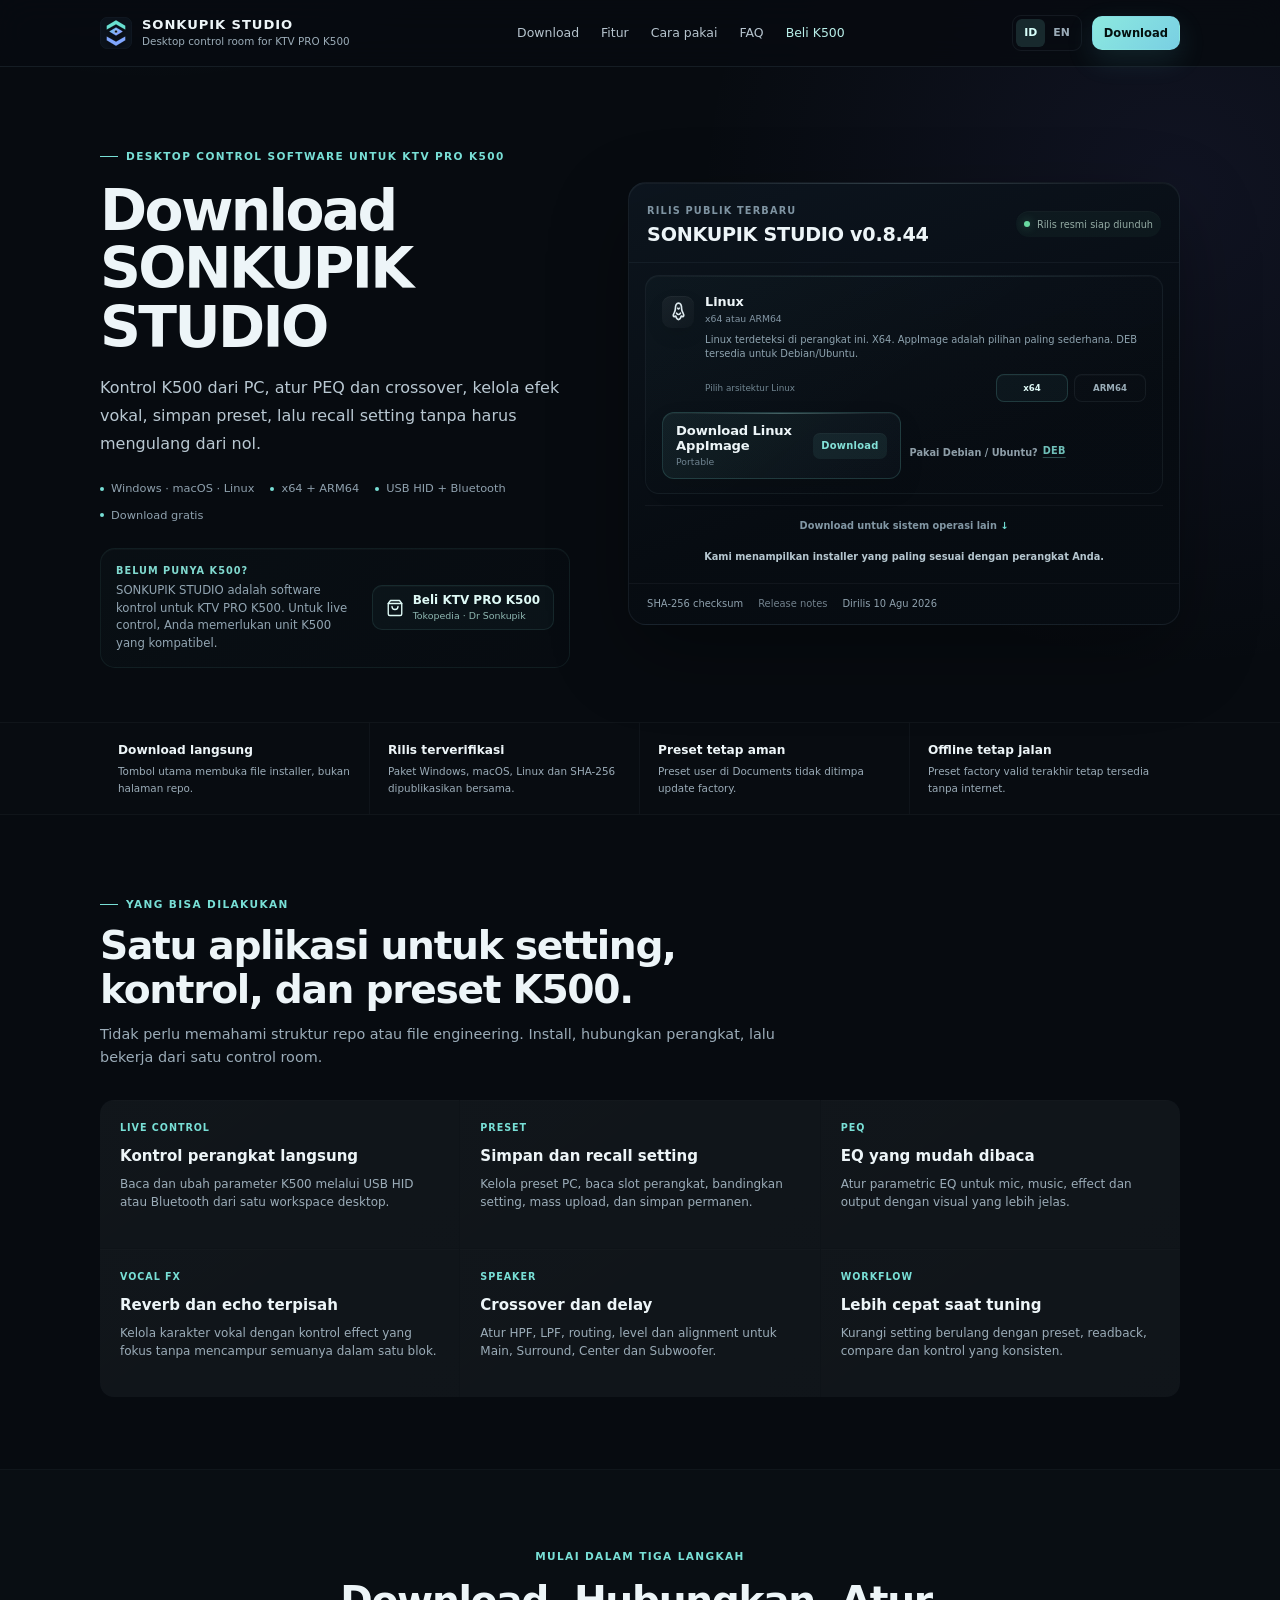
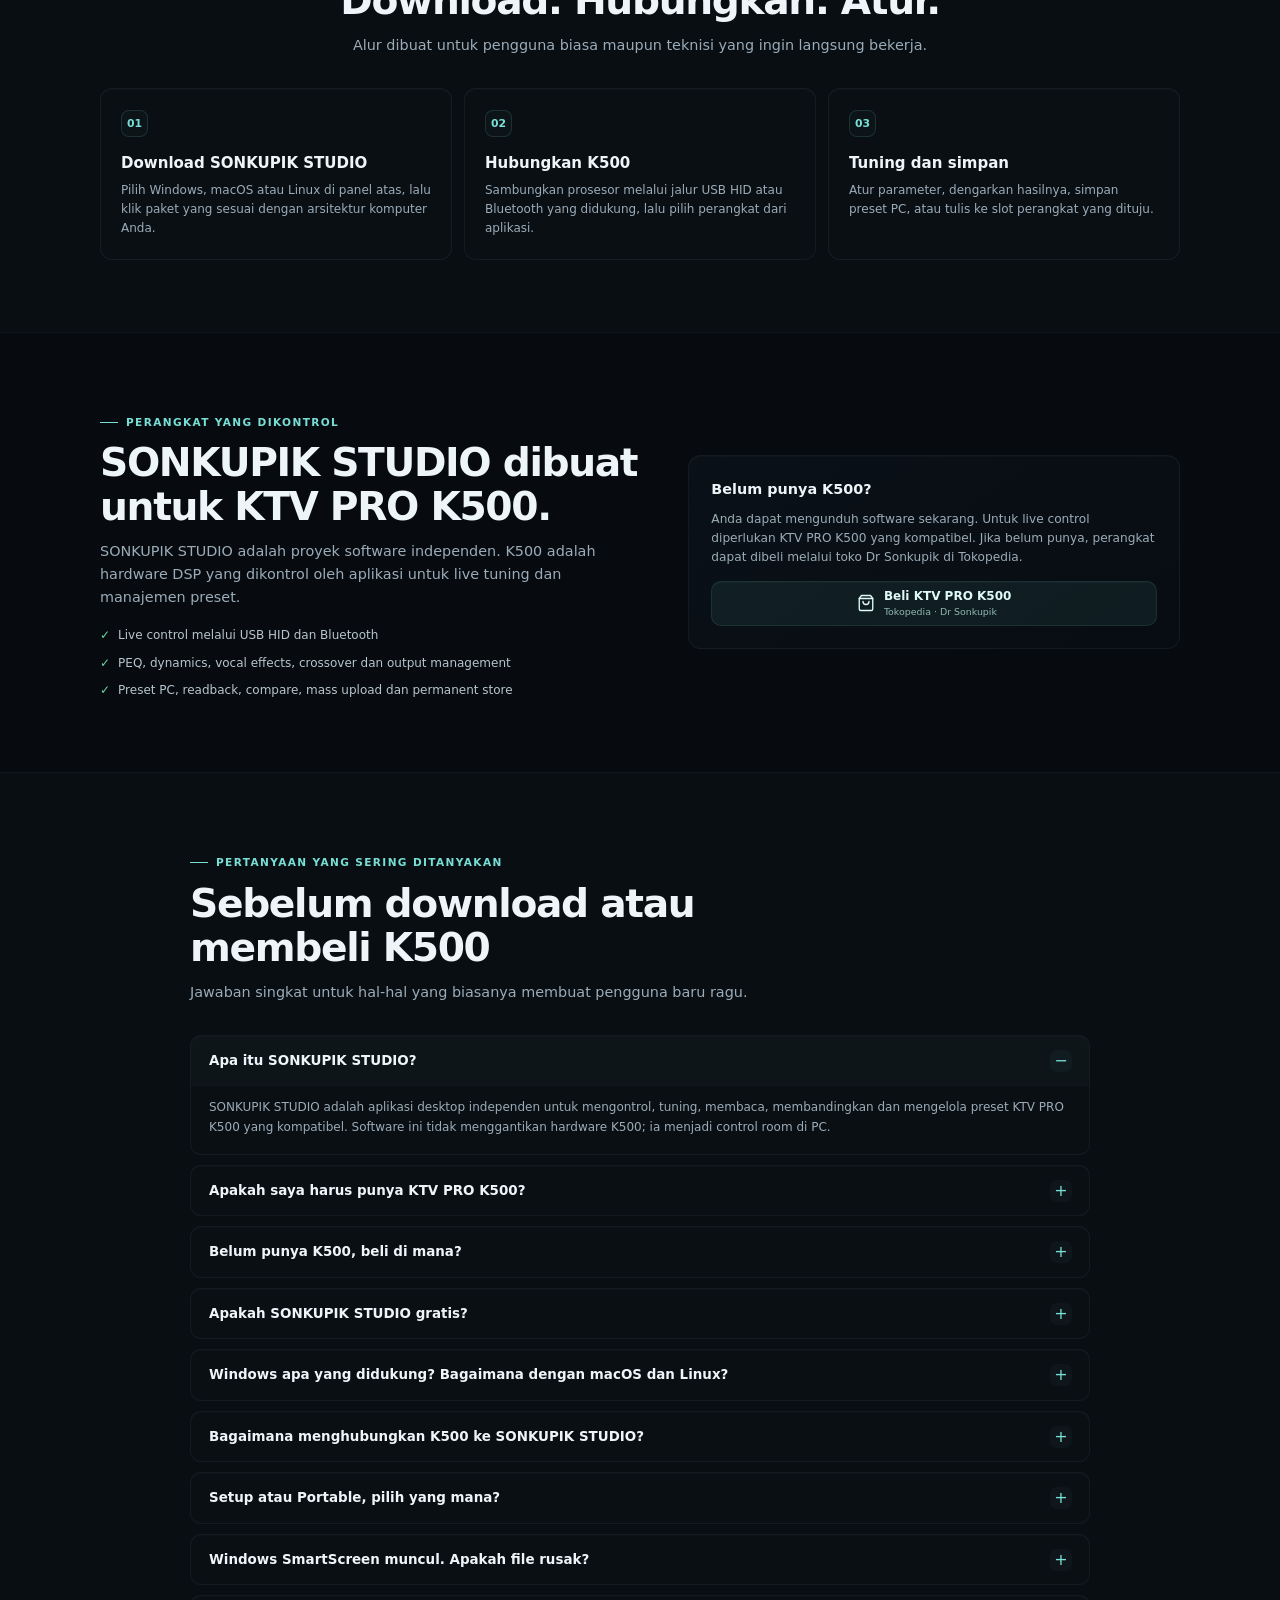
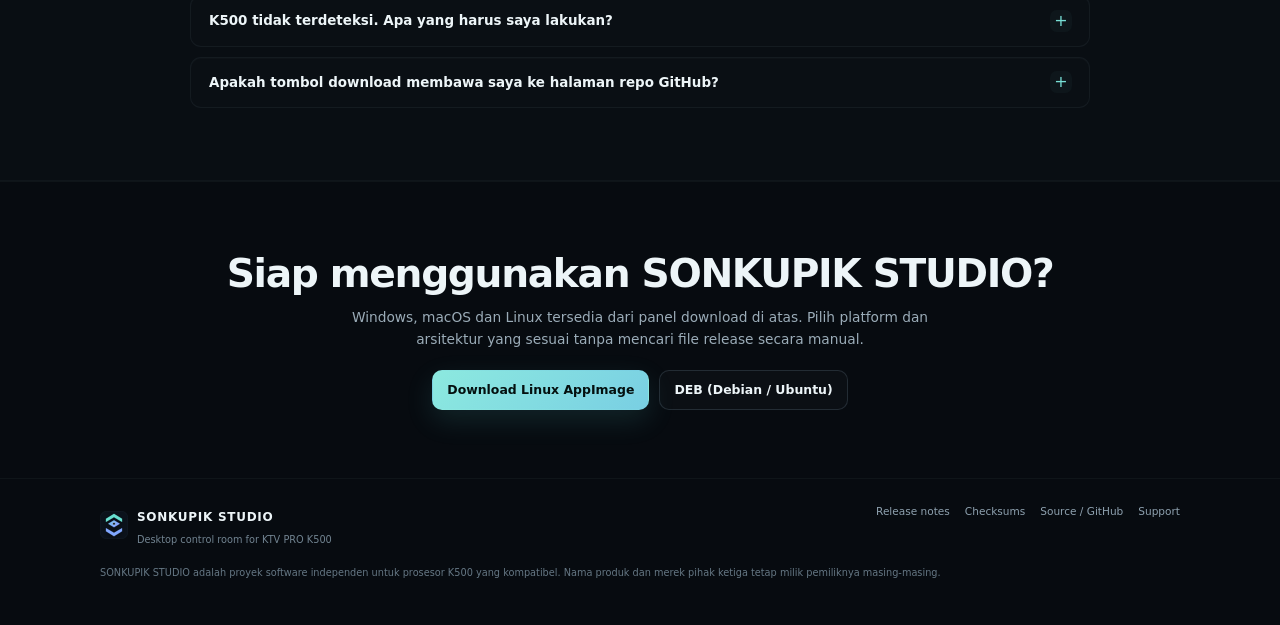
<file: site/id/index.html>
<!doctype html>
<html lang="id">
<head>
  <meta charset="utf-8">
  <meta name="viewport" content="width=device-width,initial-scale=1">
  <title>SONKUPIK STUDIO — Beralih ke halaman utama</title>
  <meta name="robots" content="noindex,follow">
  <link rel="canonical" href="https://masarray.github.io/sonkupik-studio/">
  <meta http-equiv="refresh" content="0;url=../">
  <script>location.replace('../' + location.hash);</script>
</head>
<body>
  <p>Halaman Bahasa Indonesia sekarang berada di <a href="../">halaman utama SONKUPIK STUDIO</a>.</p>
</body>
</html>
</file>
<file: site/download.css>
:root{color-scheme:dark;--bg:#070b10;--surface:#0c121a;--surface-2:#101923;--line:rgba(160,190,214,.16);--line-strong:rgba(112,220,214,.34);--text:#edf5f8;--muted:#9bacb8;--dim:#718390;--accent:#78dfd6;--accent-2:#89a9ff;--success:#69d9a1;--warning:#efc46f;--radius:14px;--shadow:0 22px 70px rgba(0,0,0,.34);font-family:Inter,ui-sans-serif,system-ui,-apple-system,BlinkMacSystemFont,"Segoe UI",sans-serif;font-synthesis:none;text-rendering:optimizeLegibility}*{box-sizing:border-box}html{scroll-behavior:smooth;scroll-padding-top:82px}body{margin:0;min-width:320px;background:radial-gradient(circle at 12% -12%,rgba(80,186,196,.12),transparent 34rem),radial-gradient(circle at 92% 5%,rgba(112,105,220,.09),transparent 30rem),var(--bg);color:var(--text);line-height:1.6;-webkit-font-smoothing:antialiased}a{color:inherit;text-decoration:none}a:focus-visible,button:focus-visible{outline:2px solid var(--accent);outline-offset:4px}img,svg{display:block;max-width:100%}.container{width:min(calc(100% - 40px),1080px);margin-inline:auto}.skip-link{position:fixed;left:14px;top:-70px;z-index:100;padding:8px 12px;border-radius:8px;background:var(--accent);color:#04110f;font-weight:700}.skip-link:focus{top:14px}.site-header{position:sticky;top:0;z-index:50;border-bottom:1px solid rgba(160,190,214,.1);background:rgba(7,11,16,.88);backdrop-filter:blur(16px)}.nav-shell{min-height:66px;display:flex;align-items:center;justify-content:space-between;gap:22px}.brand{display:flex;align-items:center;gap:10px}.brand img{width:32px;height:32px}.brand-copy{display:grid;line-height:1.08}.brand-copy strong{font-size:.82rem;letter-spacing:.07em}.brand-copy small{margin-top:4px;color:var(--muted);font-size:.65rem}.desktop-nav{display:flex;align-items:center;gap:22px;color:#b6c4ce;font-size:.78rem}.desktop-nav a:hover,.footer-links a:hover{color:#fff}.nav-actions{display:flex;align-items:center;gap:10px}.lang-switch{display:flex;padding:3px;border:1px solid var(--line);border-radius:9px}.lang-switch a{padding:5px 8px;border-radius:6px;color:var(--muted);font-size:.68rem;font-weight:700}.lang-switch a[aria-current=page]{background:rgba(120,223,214,.15);color:#d9fffb}.button{min-height:40px;display:inline-flex;align-items:center;justify-content:center;gap:8px;padding:9px 14px;border:1px solid var(--line);border-radius:10px;background:rgba(255,255,255,.02);font-size:.78rem;font-weight:700;transition:.16s ease}.button:hover{transform:translateY(-1px);border-color:var(--line-strong)}.button.primary{border-color:transparent;background:linear-gradient(135deg,#8ce9df,#79cfe3);color:#04100f;box-shadow:0 10px 28px rgba(86,196,195,.14)}.button.compact{min-height:34px;padding:6px 11px;font-size:.72rem}.hero{padding:72px 0 54px}.hero-grid{display:grid;grid-template-columns:minmax(0,.92fr) minmax(420px,1.08fr);align-items:center;gap:58px}.eyebrow{display:inline-flex;align-items:center;gap:8px;color:var(--accent);font-size:.66rem;font-weight:760;letter-spacing:.13em;text-transform:uppercase}.eyebrow:before{content:"";width:18px;height:1px;background:currentColor}h1,h2,h3,p{margin-top:0}h1{max-width:640px;margin:16px 0 18px;font-size:clamp(2.35rem,5vw,3.55rem);line-height:1.03;letter-spacing:-.046em;font-weight:590}.hero-lead{max-width:610px;margin-bottom:21px;color:#b9c8d2;font-size:1rem;line-height:1.75}.hero-points{display:flex;flex-wrap:wrap;gap:8px 16px;margin:0;padding:0;list-style:none;color:#8fa1ae;font-size:.71rem}.hero-points li{display:flex;align-items:center;gap:7px}.hero-points li:before{content:"";width:4px;height:4px;border-radius:50%;background:var(--accent)}.download-panel{border:1px solid rgba(157,190,214,.18);border-radius:16px;background:linear-gradient(145deg,rgba(15,24,34,.96),rgba(8,14,21,.98));box-shadow:var(--shadow);overflow:hidden}.download-head{display:flex;align-items:flex-start;justify-content:space-between;gap:18px;padding:20px 22px 14px;border-bottom:1px solid var(--line)}.release-label{display:block;color:var(--dim);font-size:.63rem;letter-spacing:.11em;text-transform:uppercase}.download-head h2{margin:4px 0 0;font-size:1.22rem;line-height:1.2;font-weight:620}.release-state{display:flex;align-items:center;gap:7px;margin-top:3px;color:var(--muted);font-size:.69rem}.release-state:before{content:"";width:7px;height:7px;border-radius:50%;background:var(--warning);box-shadow:0 0 10px rgba(239,196,111,.38)}html[data-release-ready="true"] .release-state:before{background:var(--success);box-shadow:0 0 10px rgba(105,217,161,.42)}.platform-list{display:grid;grid-template-columns:repeat(3,1fr);gap:8px;padding:16px 18px 10px}.platform-button{min-height:78px;display:flex;align-items:center;gap:10px;padding:11px 12px;border:1px solid var(--line);border-radius:11px;background:rgba(255,255,255,.016);transition:.16s ease}.platform-button:hover{border-color:var(--line-strong);background:rgba(120,223,214,.035)}.platform-icon{width:25px;height:25px;flex:0 0 auto;color:#dce9ee}.platform-copy{display:grid;line-height:1.17}.platform-copy strong{font-size:.79rem;font-weight:660}.platform-copy small{margin-top:4px;color:var(--muted);font-size:.61rem}.platform-button.is-primary{border-color:rgba(120,223,214,.34);background:rgba(120,223,214,.055)}.platform-button[aria-disabled=true]{opacity:.52;cursor:not-allowed}.platform-button[aria-disabled=true]:hover{border-color:var(--line);background:rgba(255,255,255,.016)}.recommended{margin:7px 18px 16px;padding:16px;border:1px solid rgba(120,223,214,.22);border-radius:12px;background:rgba(120,223,214,.035)}.recommended-top{display:flex;align-items:center;justify-content:space-between;gap:16px;margin-bottom:11px}.recommended-title{display:grid}.recommended-title strong{font-size:.87rem;font-weight:650}.recommended-title span{margin-top:3px;color:var(--muted);font-size:.66rem}.recommended-badge{padding:4px 7px;border:1px solid rgba(105,217,161,.28);border-radius:999px;color:#9ae9bd;background:rgba(105,217,161,.06);font-size:.57rem;font-weight:760;letter-spacing:.08em;text-transform:uppercase}.download-main{width:100%;min-height:47px;font-size:.82rem}.download-main svg{width:18px;height:18px}.download-detail{display:flex;align-items:center;justify-content:space-between;gap:12px;margin-top:9px;color:#8fa1ae;font-size:.64rem}.portable-row{display:flex;align-items:center;justify-content:space-between;gap:16px;padding:0 22px 18px;color:#91a4b2;font-size:.68rem}.portable-row a{color:#c8d9e3;text-decoration:underline;text-decoration-color:rgba(200,217,227,.28);text-underline-offset:3px}.release-links{display:flex;flex-wrap:wrap;gap:13px;padding:13px 22px;border-top:1px solid var(--line);background:rgba(0,0,0,.08);color:#8fa1ae;font-size:.65rem}.release-links a:hover{color:#fff}.trust-strip{border-block:1px solid rgba(160,190,214,.1);background:rgba(255,255,255,.012)}.trust-grid{display:grid;grid-template-columns:repeat(4,1fr)}.trust-item{padding:18px 18px;border-right:1px solid var(--line)}.trust-item:last-child{border-right:0}.trust-item strong{display:block;font-size:.76rem;font-weight:640}.trust-item span{display:block;margin-top:3px;color:var(--muted);font-size:.65rem}.section{padding:72px 0}.section.alt{border-block:1px solid rgba(160,190,214,.08);background:rgba(11,17,24,.48)}.section-heading{max-width:680px;margin-bottom:31px}.section-heading.centered{margin-inline:auto;text-align:center}.section-heading.centered .eyebrow:before{display:none}h2{margin:11px 0 11px;font-size:clamp(1.7rem,3.5vw,2.45rem);line-height:1.12;letter-spacing:-.034em;font-weight:590}.section-lead{margin:0;color:var(--muted);font-size:.9rem}.feature-grid{display:grid;grid-template-columns:repeat(3,1fr);border-top:1px solid var(--line);border-left:1px solid var(--line);border-radius:12px;overflow:hidden}.feature{min-height:148px;padding:20px;border-right:1px solid var(--line);border-bottom:1px solid var(--line);background:rgba(255,255,255,.011)}.feature-kicker{display:block;color:var(--accent);font-size:.6rem;font-weight:760;letter-spacing:.1em;text-transform:uppercase}.feature h3{margin:9px 0 6px;font-size:.94rem;font-weight:630}.feature p{margin:0;color:var(--muted);font-size:.75rem;line-height:1.58}.steps{display:grid;grid-template-columns:repeat(3,1fr);gap:12px}.step{padding:20px;border:1px solid var(--line);border-radius:12px;background:rgba(255,255,255,.012)}.step-num{display:inline-flex;width:27px;height:27px;align-items:center;justify-content:center;border:1px solid var(--line-strong);border-radius:8px;color:var(--accent);font-size:.68rem;font-weight:760}.step h3{margin:14px 0 6px;font-size:.94rem;font-weight:630}.step p{margin:0;color:var(--muted);font-size:.75rem}.device-section{display:grid;grid-template-columns:1fr .9fr;gap:42px;align-items:center}.device-note{padding:22px;border:1px solid var(--line);border-radius:13px;background:linear-gradient(145deg,rgba(15,24,34,.78),rgba(8,14,21,.82))}.device-note strong{display:block;font-size:.9rem;font-weight:640}.device-note p{margin:8px 0 0;color:var(--muted);font-size:.76rem}.compat-list{display:grid;gap:8px;margin:17px 0 0;padding:0;list-style:none;color:#b7c5ce;font-size:.75rem}.compat-list li{display:flex;gap:8px}.compat-list li:before{content:"✓";color:var(--success);font-weight:800}.faq{display:grid;grid-template-columns:repeat(2,1fr);gap:12px}.faq article{padding:18px 19px;border:1px solid var(--line);border-radius:11px;background:rgba(255,255,255,.01)}.faq h3{margin-bottom:7px;font-size:.87rem;font-weight:640}.faq p{margin:0;color:var(--muted);font-size:.73rem}.final-download{padding:59px 0 68px;border-top:1px solid rgba(160,190,214,.09);text-align:center}.final-download h2{margin-bottom:10px}.final-download p{max-width:620px;margin:0 auto 20px;color:var(--muted);font-size:.86rem}.final-actions{display:flex;justify-content:center;flex-wrap:wrap;gap:10px}.final-actions .button{min-width:180px}.site-footer{padding:24px 0 34px;border-top:1px solid var(--line)}.footer-grid{display:flex;align-items:flex-start;justify-content:space-between;gap:24px}.footer-brand{display:flex;align-items:center;gap:9px}.footer-brand img{width:28px;height:28px}.footer-brand strong{font-size:.75rem;letter-spacing:.06em}.footer-brand small{display:block;margin-top:3px;color:var(--dim);font-size:.61rem}.footer-links{display:flex;flex-wrap:wrap;justify-content:flex-end;gap:15px;color:#8ea1af;font-size:.66rem}.legal-note{margin-top:18px;color:#657784;font-size:.61rem}.os-linux{font-size:24px;line-height:1}.availability-note{margin:9px 18px 18px;color:#738592;font-size:.61rem;line-height:1.5}.availability-note strong{color:#aab9c3;font-weight:620}@media(max-width:900px){.desktop-nav{display:none}.hero{padding-top:54px}.hero-grid{grid-template-columns:1fr;gap:34px}.download-panel{max-width:640px}.trust-grid{grid-template-columns:repeat(2,1fr)}.trust-item:nth-child(2){border-right:0}.trust-item:nth-child(-n+2){border-bottom:1px solid var(--line)}.feature-grid{grid-template-columns:repeat(2,1fr)}.device-section{grid-template-columns:1fr}.steps{grid-template-columns:1fr}.faq{grid-template-columns:1fr}}@media(max-width:620px){.container{width:min(calc(100% - 28px),1080px)}.nav-shell{min-height:60px}.brand-copy small{display:none}.nav-actions>.button{display:none}.hero{padding:44px 0 40px}h1{font-size:2.35rem}.platform-list{grid-template-columns:1fr}.platform-button{min-height:62px}.recommended-top,.portable-row,.download-detail{align-items:flex-start;flex-direction:column}.trust-grid,.feature-grid{grid-template-columns:1fr}.trust-item{border-right:0;border-bottom:1px solid var(--line)}.trust-item:last-child{border-bottom:0}.section{padding:58px 0}.footer-grid{flex-direction:column}.footer-links{justify-content:flex-start}.device-note{padding:18px}}
</file>
<file: site/polish.css>
/* Final public-landing polish: purchase journey, beginner FAQ and cross-platform release status. */
summary:focus-visible{outline:2px solid var(--accent);outline-offset:-2px}.nav-store{color:#b8eee8}.nav-store:hover{color:#e8fffc}.hardware-bridge{margin-top:24px;max-width:590px;display:flex;align-items:center;justify-content:space-between;gap:18px;padding:14px 15px;border:1px solid rgba(105,223,209,.16);border-radius:14px;background:linear-gradient(135deg,rgba(105,223,209,.045),rgba(129,168,255,.025));box-shadow:inset 0 1px rgba(255,255,255,.025)}.hardware-bridge-copy{min-width:0}.hardware-bridge-kicker{display:block;margin-bottom:4px;color:#80d9cf;font-size:.61rem;font-weight:760;letter-spacing:.105em}.hardware-bridge p{margin:0;color:#92a5b2;font-size:.73rem;line-height:1.5}.store-button{flex:0 0 auto;min-height:43px;display:inline-flex;align-items:center;gap:9px;padding:8px 13px;border:1px solid rgba(105,223,209,.28);border-radius:10px;background:rgba(105,223,209,.065);color:#dffaf6;text-decoration:none;box-shadow:0 9px 22px rgba(0,0,0,.16);transition:transform .16s ease,border-color .16s ease,background .16s ease,box-shadow .16s ease}.store-button:hover{transform:translateY(-1px);border-color:rgba(105,223,209,.52);background:rgba(105,223,209,.105);box-shadow:0 12px 27px rgba(0,0,0,.22)}.store-button:focus-visible{outline:2px solid #69dfd1;outline-offset:3px}.lucide-store-icon{width:18px;height:18px;flex:0 0 auto}.store-button-copy{display:grid;line-height:1.08}.store-button-copy strong{font-size:.75rem;font-weight:720}.store-button-copy small{margin-top:4px;color:#8fb8b2;font-size:.59rem;font-weight:520}.device-note .store-button{margin-top:13px;width:100%;justify-content:center;background:rgba(105,223,209,.075)}.faq-shell{max-width:900px}.faq{display:grid;grid-template-columns:1fr;gap:8px}.faq-item{overflow:hidden;border:1px solid var(--line);border-radius:11px;background:rgba(255,255,255,.012)}.faq-item summary{position:relative;cursor:pointer;list-style:none;padding:15px 48px 15px 18px;color:var(--text);font-size:.84rem;font-weight:640;line-height:1.45;transition:background .16s ease,color .16s ease}.faq-item summary::-webkit-details-marker{display:none}.faq-item summary:after{content:"+";position:absolute;right:17px;top:50%;width:22px;height:22px;display:grid;place-items:center;transform:translateY(-50%);border:1px solid var(--line);border-radius:7px;color:var(--accent);font-size:1rem;font-weight:500;line-height:1}.faq-item[open] summary{background:rgba(120,223,214,.025)}.faq-item[open] summary:after{content:"−"}.faq-answer{padding:0 18px 16px;border-top:1px solid rgba(160,190,214,.09)}.faq-answer p{margin:12px 0 0;color:var(--muted);font-size:.75rem;line-height:1.65}.faq-link{display:inline-flex;margin-top:9px;color:var(--accent);font-size:.72rem;font-weight:650;text-decoration:none}.faq-link:hover{color:#c9faf5}.faq-item strong{color:#dce8ed}.faq-item a:focus-visible{outline:2px solid var(--accent);outline-offset:3px}
.platform-button.is-cross-platform-status[aria-disabled=true]{opacity:.78;cursor:default}.platform-button.is-cross-platform-status[aria-disabled=true]:hover{border-color:var(--line);background:rgba(255,255,255,.016)}.platform-button.is-cross-platform-status.has-public-assets[aria-disabled=true]{opacity:1;border-color:rgba(120,223,214,.24);background:rgba(120,223,214,.035)}.platform-matrix{display:grid;grid-template-columns:1fr 1fr;gap:8px;margin:0 18px 14px}.platform-variant-group{padding:11px;border:1px solid rgba(160,190,214,.12);border-radius:10px;background:rgba(255,255,255,.012)}.platform-variant-head{display:grid;gap:2px;margin-bottom:8px}.platform-variant-head strong{font-size:.7rem;font-weight:680}.platform-variant-head span{color:#728591;font-size:.56rem;line-height:1.35}.platform-variant-links{display:grid;grid-template-columns:1fr 1fr;gap:6px}.platform-variant-links a,.platform-variant-architectures a{min-height:37px;display:grid;align-content:center;padding:6px 8px;border:1px solid var(--line);border-radius:8px;background:rgba(255,255,255,.012);color:#a5b5c0;font-size:.62rem;font-weight:650;line-height:1.15}.platform-variant-links a small{margin-top:3px;color:#6f828f;font-size:.52rem;font-weight:520}.platform-variant-links a[aria-disabled=true],.platform-variant-architectures a[aria-disabled=true]{opacity:.52;cursor:not-allowed}.platform-variant-links a.is-available,.platform-variant-architectures a.is-available{border-color:rgba(120,223,214,.3);background:rgba(120,223,214,.055);color:#dff9f6}.platform-variant-links a.is-available:hover,.platform-variant-architectures a.is-available:hover{border-color:rgba(120,223,214,.54);transform:translateY(-1px)}.platform-variant-architectures{display:grid;gap:6px}.platform-variant-architectures>div{display:grid;grid-template-columns:46px 1fr 1fr;align-items:center;gap:6px}.platform-variant-architectures b{color:#8fa4b0;font-size:.57rem;letter-spacing:.04em}.availability-note{margin-top:2px}.availability-note strong{color:#b6c7d0}
@media(max-width:700px){.hardware-bridge{align-items:stretch;flex-direction:column;gap:12px}.hardware-bridge .store-button{width:100%;justify-content:center}.faq-item summary{padding:14px 45px 14px 15px}.faq-answer{padding:0 15px 15px}.platform-matrix{grid-template-columns:1fr}.platform-variant-links{grid-template-columns:1fr 1fr}}


/* Direct-download all-platform panel */
.direct-download-grid{display:grid;gap:9px;padding:16px 18px 10px}.download-os-card{padding:12px;border:1px solid rgba(160,190,214,.14);border-radius:11px;background:rgba(255,255,255,.012)}.download-os-card.is-recommended{border-color:rgba(120,223,214,.3);background:rgba(120,223,214,.032)}.download-os-head{display:grid;grid-template-columns:27px minmax(0,1fr) auto;align-items:center;gap:10px;margin-bottom:9px}.download-os-head>div{display:grid;line-height:1.15}.download-os-head strong{font-size:.78rem;font-weight:690}.download-os-head span{margin-top:3px;color:#8295a2;font-size:.58rem}.download-os-head>small{padding:3px 6px;border:1px solid rgba(120,223,214,.18);border-radius:999px;color:#89bdb7;font-size:.52rem;font-weight:650}.direct-package{min-height:44px;display:flex;align-items:center;justify-content:space-between;gap:12px;margin-top:6px;padding:8px 10px;border:1px solid var(--line);border-radius:9px;background:rgba(255,255,255,.014);transition:.16s ease}.direct-package:hover{transform:translateY(-1px);border-color:rgba(120,223,214,.45);background:rgba(120,223,214,.045)}.direct-package>span{display:grid;line-height:1.15}.direct-package strong{font-size:.68rem;font-weight:680}.direct-package small{margin-top:3px;color:#788b98;font-size:.54rem;font-weight:520}.direct-package>b{flex:0 0 auto;color:var(--accent);font-size:.59rem;font-weight:720;letter-spacing:.025em}.primary-package{border-color:rgba(120,223,214,.32);background:linear-gradient(135deg,rgba(120,223,214,.09),rgba(121,169,232,.05))}.package-warning{margin:8px 1px 0;color:#9a8d70;font-size:.54rem;line-height:1.45}.linux-arch-row{display:grid;grid-template-columns:42px 1fr 1fr;align-items:center;gap:6px;margin-top:6px}.linux-arch-row>span{color:#8295a2;font-size:.56rem;font-weight:680}.compact-package{min-height:37px;margin-top:0;padding:6px 8px}.compact-package strong{font-size:.61rem}.compact-package>b{font-size:.52rem}.download-os-card.is-unavailable{opacity:.72}.direct-download-grid+.availability-note{margin-top:4px}.release-links a[data-release-link]{opacity:.78}
@media(max-width:620px){.direct-download-grid{padding-inline:14px}.download-os-head{grid-template-columns:27px minmax(0,1fr)}.download-os-head>small{grid-column:2;justify-self:start}.linux-arch-row{grid-template-columns:42px 1fr 1fr}.direct-package{min-height:46px}}
</file>
<file: site/download-ui.css>
/* Cross-platform download panel optical polish. Loaded after download.css and polish.css. */
.download-panel{border-color:rgba(157,190,214,.21);box-shadow:0 24px 76px rgba(0,0,0,.38),inset 0 1px rgba(255,255,255,.018)}
.download-head{align-items:center;padding:18px 18px 14px}
.download-head h2{font-size:1.2rem;letter-spacing:-.015em}
.release-label{color:#7f94a2;font-size:.61rem;font-weight:700;letter-spacing:.12em}
.release-state{min-height:26px;margin-top:0;padding:4px 8px;border:1px solid rgba(105,217,161,.14);border-radius:999px;background:rgba(105,217,161,.035);white-space:nowrap;font-size:.61rem}
.release-state:before{width:6px;height:6px}

.direct-download-grid{gap:10px;padding:14px 16px 10px}
.download-os-card{padding:13px;border:1px solid rgba(160,190,214,.15);border-radius:12px;background:linear-gradient(145deg,rgba(255,255,255,.018),rgba(255,255,255,.008));transition:border-color .16s ease,background .16s ease}
.download-os-card:hover{border-color:rgba(160,190,214,.23);background:linear-gradient(145deg,rgba(255,255,255,.025),rgba(255,255,255,.011))}
.download-os-card.is-recommended{border-color:rgba(120,223,214,.32);background:linear-gradient(145deg,rgba(120,223,214,.045),rgba(121,169,232,.018))}
.download-os-head{display:grid;grid-template-columns:32px minmax(0,1fr) auto;align-items:center;gap:11px;margin-bottom:10px}
.download-os-head>div{display:grid;line-height:1.12}.download-os-head strong{font-size:.8rem;font-weight:710;letter-spacing:-.008em}.download-os-head span{margin-top:4px;color:#8497a5;font-size:.58rem}
.download-os-head>small{padding:4px 7px;border:1px solid rgba(120,223,214,.19);border-radius:999px;background:rgba(120,223,214,.025);color:#8fc9c2;font-size:.51rem;font-weight:720;line-height:1;white-space:nowrap}
.os-icon-shell{width:32px;height:32px;display:grid;place-items:center;border:1px solid rgba(160,190,214,.15);border-radius:8px;background:linear-gradient(145deg,rgba(255,255,255,.05),rgba(255,255,255,.015));color:#dfe9ee;box-shadow:inset 0 1px rgba(255,255,255,.025)}
.os-icon-shell .platform-icon{width:21px;height:21px;max-width:none;flex:none}.os-icon-shell.is-windows .platform-icon{width:21px;height:21px}.os-icon-shell.is-apple .platform-icon{width:20px;height:22px}.os-icon-shell.is-linux .platform-icon{width:21px;height:21px;stroke-width:1.9}
.direct-package{min-height:46px;display:flex;align-items:center;justify-content:space-between;gap:12px;margin-top:7px;padding:8px 10px;border:1px solid rgba(160,190,214,.14);border-radius:9px;background:rgba(255,255,255,.012);transition:.16s ease}.direct-package:hover{transform:translateY(-1px);border-color:rgba(120,223,214,.42);background:rgba(120,223,214,.04);box-shadow:0 7px 20px rgba(0,0,0,.12)}.direct-package>span{display:grid;min-width:0;line-height:1.15}.direct-package strong{font-size:.69rem;font-weight:700}.direct-package small{margin-top:3px;color:#7e919e;font-size:.54rem;line-height:1.25}.direct-package>b{flex:0 0 auto;color:#83e1d8;font-size:.59rem;font-weight:760;white-space:nowrap}.primary-package{border-color:rgba(120,223,214,.34);background:linear-gradient(135deg,rgba(120,223,214,.085),rgba(121,169,232,.04))}
.package-warning{position:relative;margin:10px 1px 0;padding-left:17px;color:#aa9c7f;font-size:.56rem;line-height:1.5}.package-warning:before{content:"!";position:absolute;left:0;top:1px;width:12px;height:12px;display:grid;place-items:center;border:1px solid rgba(239,196,111,.28);border-radius:50%;color:#efc46f;font-size:.47rem;font-weight:800;line-height:1}
.linux-arch-row{display:grid;grid-template-columns:44px 1fr 1fr;align-items:center;gap:7px;margin-top:7px}.linux-arch-row>span{color:#91a4b0;font-size:.55rem;font-weight:760;letter-spacing:.035em}.compact-package{min-height:43px;padding:6px 8px}.compact-package>span{display:grid;min-width:0;line-height:1.08}.compact-package strong{font-size:.61rem}.compact-package small{margin-top:3px;color:#708491;font-size:.49rem;font-weight:520}.compact-package>b{font-size:.51rem}
.direct-download-grid+.availability-note{margin:5px 18px 15px;color:#718592;font-size:.57rem;line-height:1.55}.direct-download-grid+.availability-note strong{color:#b8c9d2;font-weight:680}.release-links{padding:12px 18px;gap:15px}.release-links a,.release-links span{font-size:.62rem}

/* Beginner-first smart download flow */
html[data-smart-download-ready="true"] .direct-download-grid{display:block;padding:14px 16px 8px}
html[data-smart-download-ready="true"] .download-os-card{display:none}
html[data-smart-download-ready="true"] .download-os-card.is-smart-active{display:block;padding:17px 17px 15px;border-color:rgba(120,223,214,.28);background:linear-gradient(145deg,rgba(120,223,214,.04),rgba(121,169,232,.012))}
html[data-smart-download-ready="true"] .download-os-card.is-smart-active .download-os-head{margin-bottom:5px}
html[data-smart-download-ready="true"] .download-os-card.is-smart-active .download-os-head>small{display:none}
.smart-device-hint{margin:0 0 13px 43px;color:#8ea3af;font-size:.62rem;line-height:1.45}

.direct-package.is-smart-primary{min-height:58px;margin-top:0;padding:11px 13px;border-color:rgba(120,223,214,.45);border-radius:11px;background:linear-gradient(135deg,rgba(120,223,214,.13),rgba(121,169,232,.055));box-shadow:0 10px 24px rgba(0,0,0,.13)}
.direct-package.is-smart-primary:hover{border-color:rgba(120,223,214,.68);background:linear-gradient(135deg,rgba(120,223,214,.17),rgba(121,169,232,.07))}
.direct-package.is-smart-primary strong{font-size:.82rem;letter-spacing:-.01em}.direct-package.is-smart-primary small{font-size:.58rem}.direct-package.is-smart-primary>b{padding:5px 8px;border-radius:7px;background:rgba(120,223,214,.1);font-size:.62rem}
.direct-package.is-smart-secondary{width:auto;min-height:0;display:inline-flex;justify-content:flex-start;gap:5px;margin:9px 0 0;padding:4px 2px;border:0;background:none;box-shadow:none;color:#a8bac5}
.direct-package.is-smart-secondary:hover{transform:none;border:0;background:none;box-shadow:none;color:#e2f5f2}
.direct-package.is-smart-secondary>span{display:inline}.direct-package.is-smart-secondary strong{font-size:.61rem;font-weight:600}.direct-package.is-smart-secondary small{display:none}.direct-package.is-smart-secondary>b{font-size:.61rem;text-decoration:underline;text-decoration-color:rgba(131,225,216,.35);text-underline-offset:3px}
.direct-package.is-smart-choice{min-height:54px;margin-top:7px;border-color:rgba(160,190,214,.2)}

.smart-other-downloads{margin:2px 16px 10px;border-top:1px solid rgba(160,190,214,.1)}
.smart-other-downloads summary{cursor:pointer;list-style:none;padding:11px 2px 7px;color:#8da0ad;font-size:.61rem;font-weight:650;text-align:center}
.smart-other-downloads summary::-webkit-details-marker{display:none}.smart-other-downloads summary:after{content:" ↓";color:#6ed9d0}.smart-other-downloads[open] summary:after{content:" ↑"}
.smart-os-switch{display:grid;grid-template-columns:repeat(3,1fr);gap:6px;padding:3px 0 8px}
.smart-os-switch button,.smart-arch-picker button{min-height:34px;border:1px solid rgba(160,190,214,.14);border-radius:8px;background:rgba(255,255,255,.012);color:#9aadb8;font:inherit;font-size:.6rem;font-weight:680;cursor:pointer;transition:.15s ease}
.smart-os-switch button:hover,.smart-arch-picker button:hover{border-color:rgba(120,223,214,.35);color:#d9efec}.smart-os-switch button.is-active,.smart-arch-picker button.is-active{border-color:rgba(120,223,214,.35);background:rgba(120,223,214,.07);color:#dff9f6}

.smart-arch-picker{display:grid;grid-template-columns:minmax(0,1fr) 72px 72px;align-items:center;gap:6px;margin:1px 0 10px 43px}.smart-arch-picker>span{color:#718692;font-size:.55rem}.smart-arch-picker button{min-height:28px;font-size:.54rem}
html[data-smart-download-ready="true"] .download-os-card[data-platform-download="linux"] .linux-arch-row{display:none}
html[data-smart-download-ready="true"] .download-os-card[data-platform-download="linux"] .linux-arch-row.is-smart-active-arch{display:grid;grid-template-columns:1fr 1fr;gap:7px;margin:0}
html[data-smart-download-ready="true"] .download-os-card[data-platform-download="linux"] .linux-arch-row.is-smart-active-arch>span{display:none}
html[data-smart-download-ready="true"] .download-os-card[data-platform-download="linux"] .compact-package.is-smart-primary{min-height:58px;padding:11px 13px}
html[data-smart-download-ready="true"] .download-os-card[data-platform-download="linux"] .compact-package.is-smart-secondary{display:inline-flex;grid-column:auto;min-height:0;padding:4px 2px}
html[data-smart-download-ready="true"] .download-os-card[data-platform-download="macos"] .package-warning{margin-top:11px}
html[data-smart-download-ready="true"] .direct-download-grid+.smart-other-downloads+.availability-note{margin-top:0;text-align:center}
.final-actions [hidden]{display:none!important}

/* Premium calm surface system -------------------------------------------------
   The landing should read as one composed surface, not a stack of outlined boxes.
   Borders are kept only as low-contrast luminous hairlines where they clarify action. */
:root{--calm-line:rgba(185,216,232,.075);--calm-line-hi:rgba(205,235,244,.115);--calm-cyan:rgba(120,223,214,.16);--calm-cyan-hi:rgba(120,223,214,.25);--calm-surface:rgba(255,255,255,.012);--calm-surface-hi:rgba(255,255,255,.022)}

/* Main download surface: one quiet object with a very fine top shine. */
.download-panel{position:relative;border:1px solid var(--calm-line);border-radius:18px;background:linear-gradient(160deg,rgba(13,22,31,.94),rgba(7,12,18,.975) 62%);box-shadow:0 28px 80px rgba(0,0,0,.32),inset 0 1px 0 rgba(255,255,255,.038);overflow:hidden}
.download-panel:before{content:"";position:absolute;z-index:1;top:0;left:8%;right:8%;height:1px;background:linear-gradient(90deg,transparent,rgba(184,235,239,.17),transparent);pointer-events:none}
.download-head{padding:20px 18px 16px;border-bottom:1px solid rgba(185,216,232,.055)}
.release-state{border:0;background:rgba(105,217,161,.045);box-shadow:inset 0 1px 0 rgba(255,255,255,.025);color:#93aaa3}

/* Active OS is a tonal zone, not another heavy card. */
html[data-smart-download-ready="true"] .direct-download-grid{padding:12px 16px 6px}
html[data-smart-download-ready="true"] .download-os-card.is-smart-active{position:relative;padding:16px 16px 14px;border:1px solid rgba(185,216,232,.06);border-radius:14px;background:linear-gradient(145deg,rgba(120,223,214,.026),rgba(255,255,255,.008) 52%,rgba(121,169,232,.008));box-shadow:inset 0 1px 0 rgba(255,255,255,.026)}
html[data-smart-download-ready="true"] .download-os-card.is-smart-active:before{content:"";position:absolute;top:0;left:18px;right:18px;height:1px;background:linear-gradient(90deg,transparent,rgba(120,223,214,.15),transparent);pointer-events:none}

/* OS icon becomes a soft optical tile instead of another outlined box. */
.os-icon-shell{border:0;border-radius:9px;background:linear-gradient(145deg,rgba(255,255,255,.052),rgba(255,255,255,.014));box-shadow:inset 0 1px 0 rgba(255,255,255,.035),0 7px 18px rgba(0,0,0,.09)}

/* Main installer gets the one deliberate luminous edge in the hierarchy. */
.direct-package.is-smart-primary{position:relative;overflow:hidden;min-height:60px;border:1px solid rgba(120,223,214,.17);border-radius:12px;background:linear-gradient(135deg,rgba(120,223,214,.075),rgba(121,169,232,.026));box-shadow:0 10px 26px rgba(0,0,0,.09),inset 0 1px 0 rgba(235,255,253,.045)}
.direct-package.is-smart-primary:before{content:"";position:absolute;top:0;left:12%;right:12%;height:1px;background:linear-gradient(90deg,transparent,rgba(179,255,247,.28),transparent);pointer-events:none}
.direct-package.is-smart-primary:hover{transform:translateY(-1px);border-color:rgba(120,223,214,.29);background:linear-gradient(135deg,rgba(120,223,214,.095),rgba(121,169,232,.035));box-shadow:0 14px 32px rgba(0,0,0,.12),0 0 24px rgba(120,223,214,.025),inset 0 1px 0 rgba(235,255,253,.06)}
.direct-package.is-smart-primary>b{border:0;background:rgba(120,223,214,.075);box-shadow:inset 0 1px 0 rgba(255,255,255,.03)}

/* Secondary actions stay typographic and visually quiet. */
.direct-package.is-smart-secondary{opacity:.84}.direct-package.is-smart-secondary:hover{opacity:1}
.smart-other-downloads{margin:5px 16px 8px;border-top:1px solid rgba(185,216,232,.05)}
.smart-other-downloads summary{padding:12px 2px 8px;color:#8297a4;font-weight:600}
.smart-os-switch{gap:8px;padding-top:6px}
.smart-os-switch button,.smart-arch-picker button{border:1px solid rgba(185,216,232,.065);background:rgba(255,255,255,.008);box-shadow:inset 0 1px 0 rgba(255,255,255,.018)}
.smart-os-switch button:hover,.smart-arch-picker button:hover{border-color:rgba(120,223,214,.16);background:rgba(120,223,214,.02)}
.smart-os-switch button.is-active,.smart-arch-picker button.is-active{border-color:rgba(120,223,214,.18);background:rgba(120,223,214,.045)}
.release-links{border-top:1px solid rgba(185,216,232,.05);background:rgba(0,0,0,.025)}

/* Hardware bridge: still discoverable, no prominent frame competing with download. */
.hardware-bridge{border:1px solid rgba(120,223,214,.075);border-radius:15px;background:linear-gradient(135deg,rgba(120,223,214,.022),rgba(121,169,232,.008));box-shadow:inset 0 1px 0 rgba(255,255,255,.022)}
.store-button{border:1px solid rgba(120,223,214,.105);background:rgba(120,223,214,.035);box-shadow:inset 0 1px 0 rgba(255,255,255,.025)}
.store-button:hover{border-color:rgba(120,223,214,.22);background:rgba(120,223,214,.06);box-shadow:0 10px 24px rgba(0,0,0,.12),inset 0 1px 0 rgba(255,255,255,.03)}

/* Trust strip should feel like editorial metadata, not a four-cell table. */
.trust-strip{border-block:1px solid rgba(185,216,232,.045);background:rgba(255,255,255,.005)}
.trust-item{border-right:1px solid rgba(185,216,232,.045)}

/* Lower-page cards use tonal grouping and whitespace instead of strong outlines. */
.feature-grid{gap:1px;border:0;border-radius:14px;background:rgba(185,216,232,.035);overflow:hidden}
.feature{border:0;background:linear-gradient(145deg,rgba(255,255,255,.012),rgba(255,255,255,.006));box-shadow:inset 0 1px 0 rgba(255,255,255,.012)}
.step{border:1px solid rgba(185,216,232,.06);background:rgba(255,255,255,.007);box-shadow:inset 0 1px 0 rgba(255,255,255,.018)}
.step-num{border:1px solid rgba(120,223,214,.14);background:rgba(120,223,214,.025)}
.device-note{border:1px solid rgba(185,216,232,.06);background:linear-gradient(145deg,rgba(15,24,34,.48),rgba(8,14,21,.56));box-shadow:inset 0 1px 0 rgba(255,255,255,.02)}
.faq{gap:10px}
.faq-item{border:1px solid rgba(185,216,232,.055);background:rgba(255,255,255,.007);box-shadow:inset 0 1px 0 rgba(255,255,255,.014)}
.faq-item summary:after{border:0;background:rgba(120,223,214,.035)}
.faq-answer{border-top:1px solid rgba(185,216,232,.04)}
.section.alt{border-block:1px solid rgba(185,216,232,.04)}
.final-download,.site-footer{border-top-color:rgba(185,216,232,.045)}
.lang-switch{border-color:rgba(185,216,232,.07)}

@media(max-width:900px){.trust-item:nth-child(-n+2){border-bottom-color:rgba(185,216,232,.04)}}
@media(max-width:620px){
  .download-head{align-items:flex-start;gap:10px}.release-state{white-space:normal;text-align:right}.direct-download-grid{padding-inline:13px}.download-os-head{grid-template-columns:32px minmax(0,1fr)}.download-os-head>small{grid-column:2;justify-self:start}.linux-arch-row{grid-template-columns:46px 1fr 1fr}.direct-package{min-height:47px}
  html[data-smart-download-ready="true"] .download-os-card.is-smart-active{padding:15px}
  .smart-device-hint{margin-left:0}.smart-arch-picker{grid-template-columns:1fr 64px 64px;margin-left:0}.smart-os-switch{grid-template-columns:1fr}.smart-other-downloads{margin-inline:13px}
  html[data-smart-download-ready="true"] .download-os-card[data-platform-download="linux"] .linux-arch-row.is-smart-active-arch{grid-template-columns:1fr}
  .direct-package.is-smart-primary{min-height:60px}
  .trust-item{border-right:0;border-bottom:1px solid rgba(185,216,232,.04)}
}
</file>
